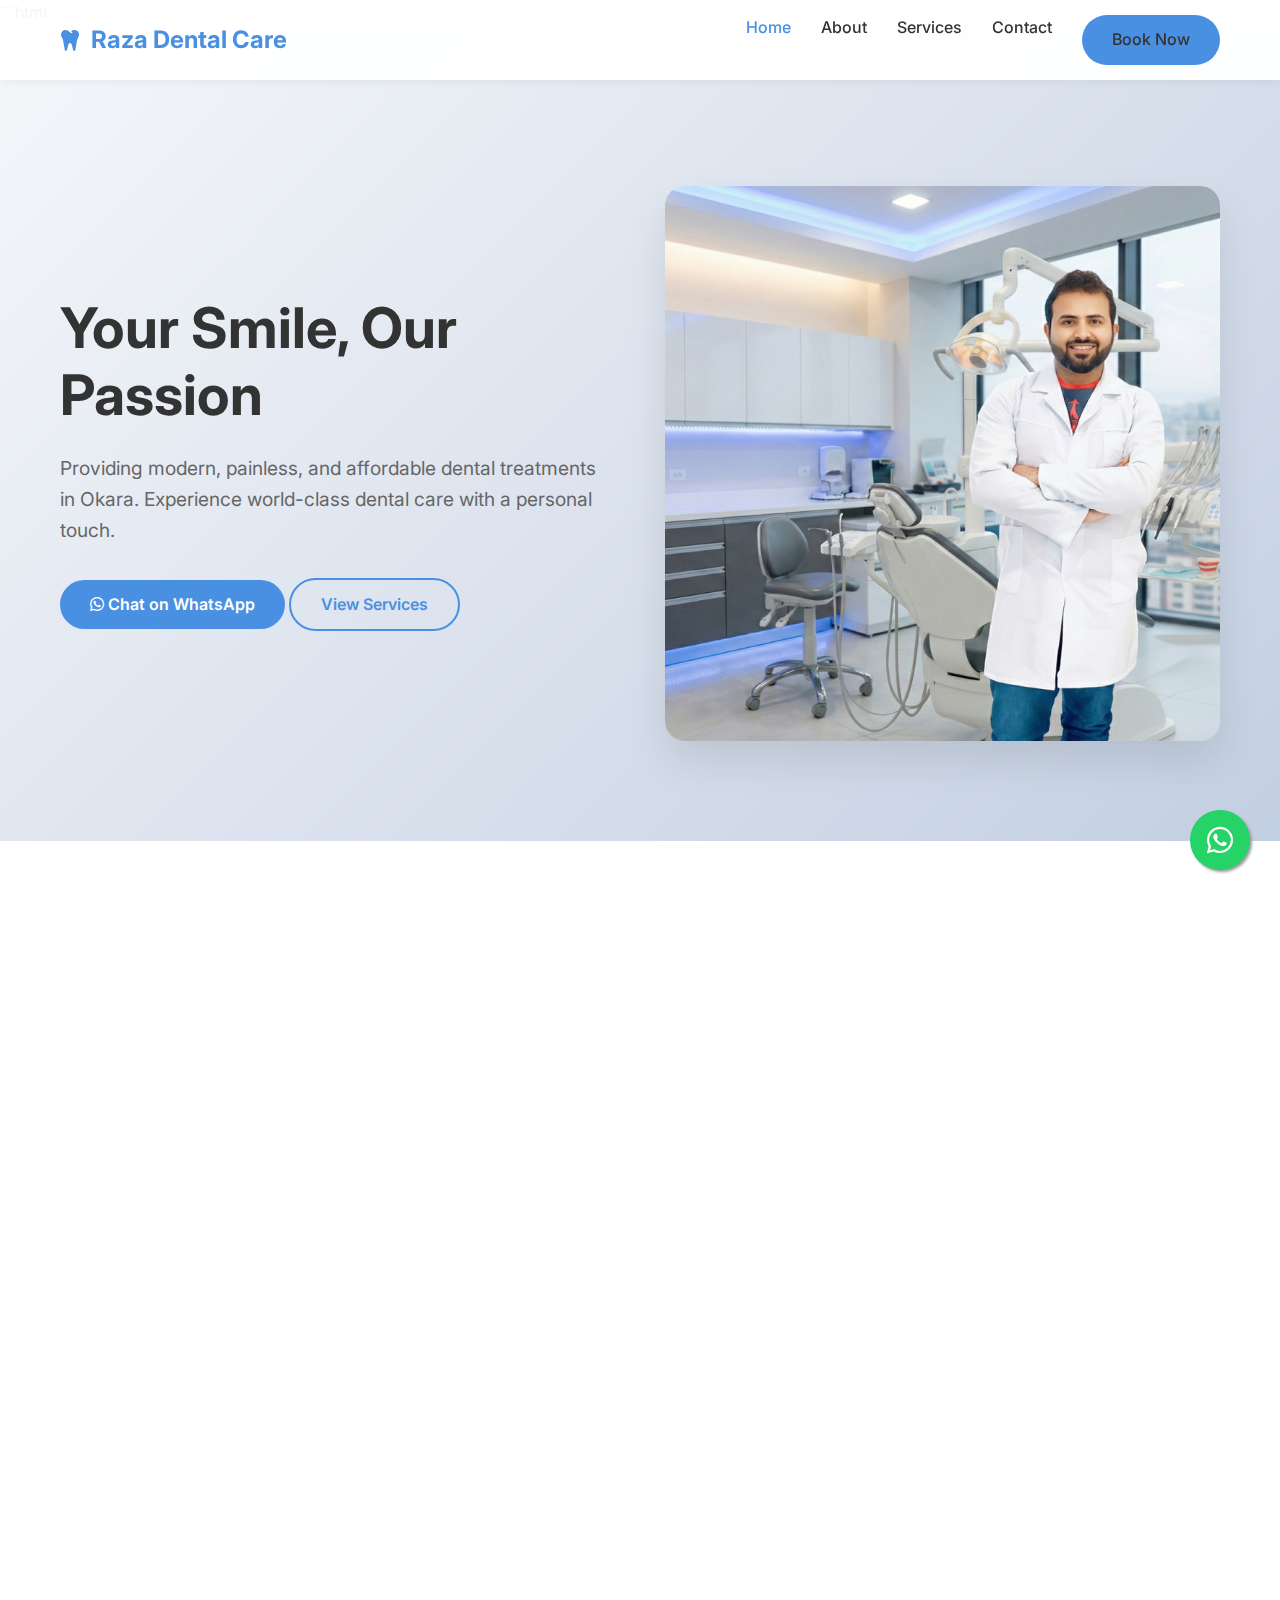
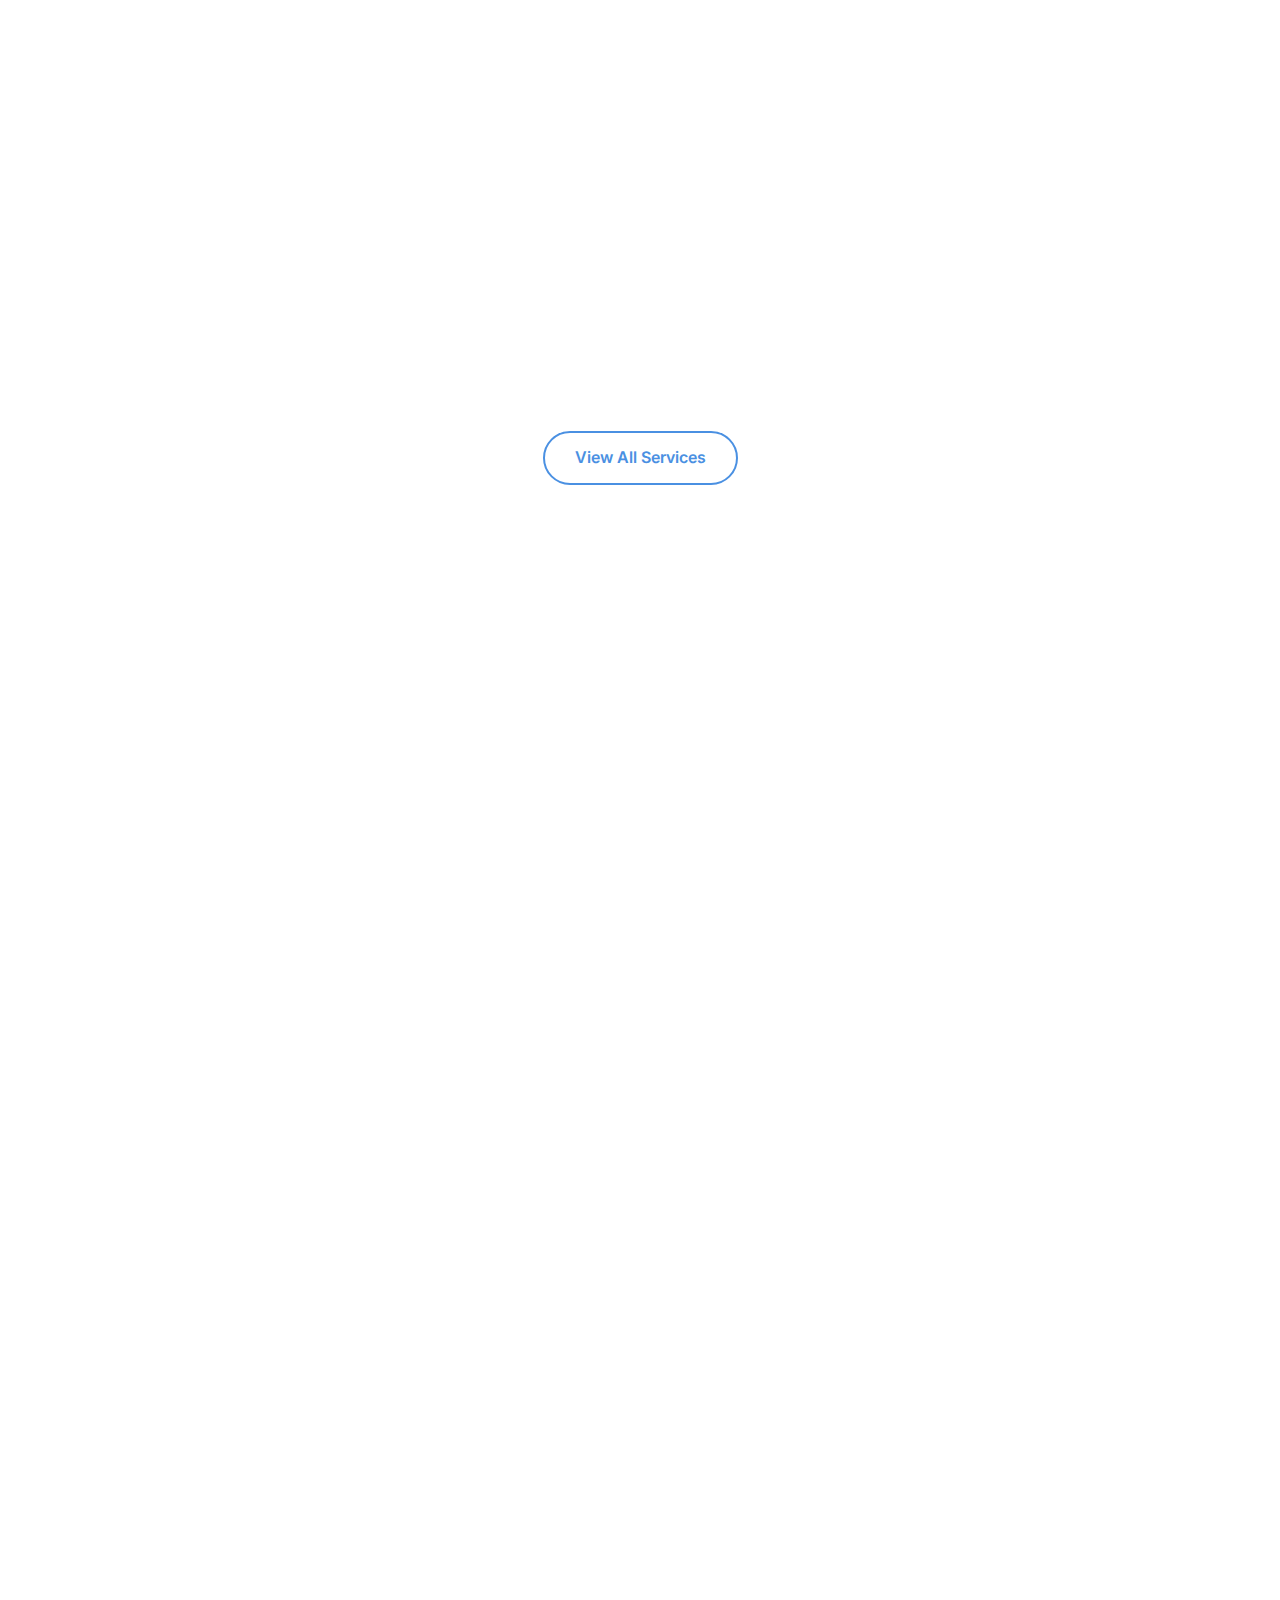
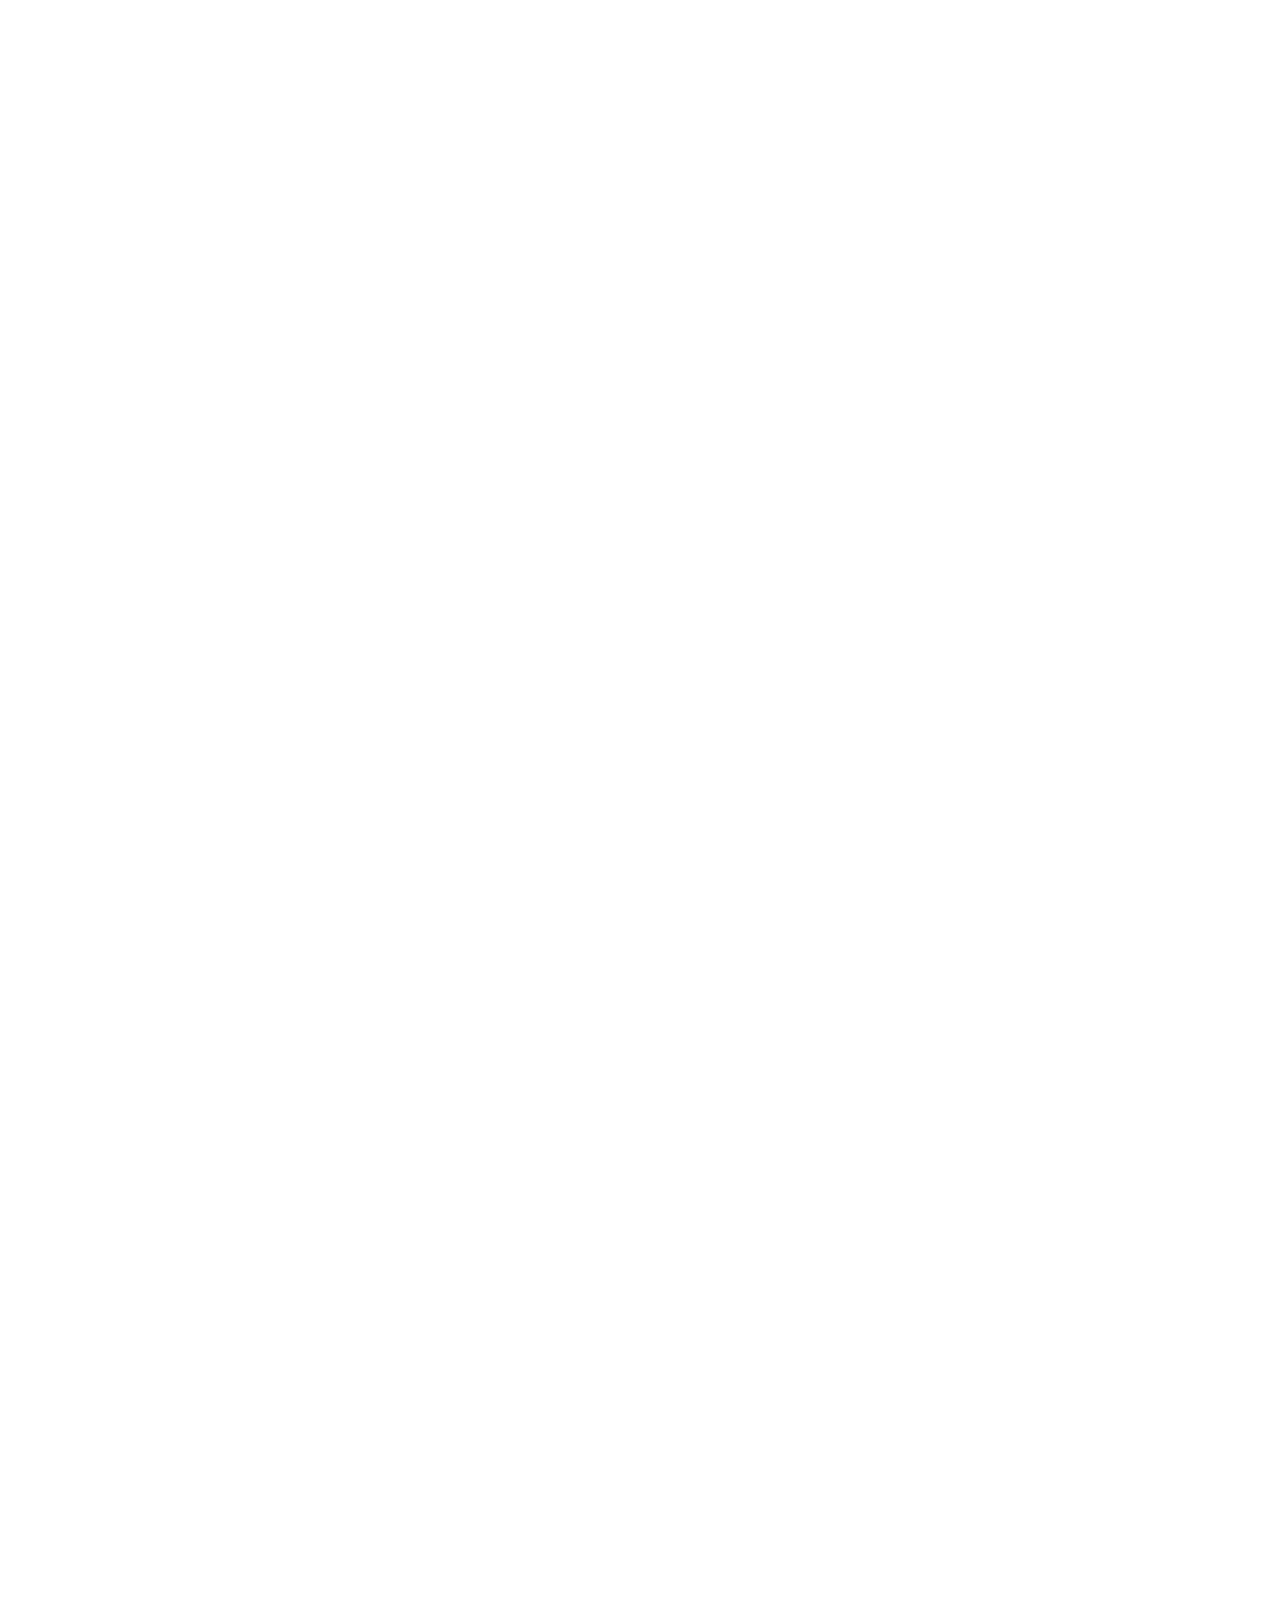
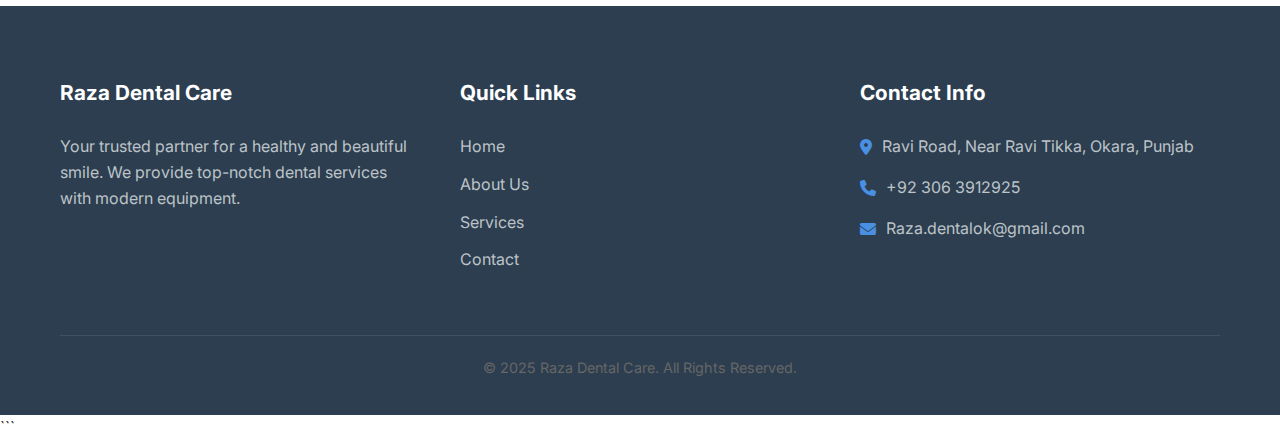
<file: index.html>
```html
<!DOCTYPE html>
<html lang="en">

<head>
    <meta charset="UTF-8">
    <meta name="viewport" content="width=device-width, initial-scale=1.0">
    <title>Raza Dental Care - Best Dental Clinic in Okara | Expert Dentist</title>

    <meta name="description"
        content="Raza Dental Care is the best dental clinic in Okara offering painless treatments. Expert dentist for Braces, Implants, Root Canal, and Zirconia crowns. Book now!">
    <meta name="keywords"
        content="Raza Dental Care, Best Dental Clinic in Okara, Dentist in Okara, Dental Hospital Okara, Braces in Okara, Root Canal Okara, Teeth Whitening Okara, Dental Implants Okara">
    <meta name="robots" content="index, follow">
    <meta property="og:type" content="website">
    <meta property="og:url" content="https://razadental.com/">
    <meta property="og:title" content="Raza Dental Care - Best Dental Clinic in Okara">
    <meta property="og:description"
        content="Experience world-class dental care in Okara. Modern equipment, experienced dentists, and affordable prices.">
    <meta property="og:image" content="https://razadental.com/images/hero-dentist.png">
    <script type="application/ld+json">
    {
      "@context": "https://schema.org",
      "@type": "Dentist",
      "name": "Raza Dental Care",
      "image": "https://razadental.com/images/logo.png",
      "@id": "https://razadental.com",
      "url": "https://razadental.com",
      "telephone": "+923063912925",
      "address": {
        "@type": "PostalAddress",
        "streetAddress": "Ravi Road, Near Ravi Tikka",
        "addressLocality": "Okara",
        "addressRegion": "Punjab",
        "postalCode": "56300",
        "addressCountry": "PK"
      },
      "geo": {
        "@type": "GeoCoordinates",
        "latitude": 30.8138,
        "longitude": 73.4534
      },
      "openingHoursSpecification": {
        "@type": "OpeningHoursSpecification",
        "dayOfWeek": ["Monday", "Tuesday", "Wednesday", "Thursday", "Friday", "Saturday"],
        "opens": "10:00",
        "closes": "21:00"
      },
      "priceRange": "$$"
    }
    </script>
    <link rel="stylesheet" href="css/style.css">
    <link rel="stylesheet" href="https://cdnjs.cloudflare.com/ajax/libs/font-awesome/6.4.0/css/all.min.css">
    <link href="https://fonts.googleapis.com/css2?family=Inter:wght@300;400;500;600;700&display=swap" rel="stylesheet">
    <link rel="icon" type="image/x-icon" href="images/favicon1.ico">
</head>

<body>
    <!-- Navbar -->
    <nav class="navbar">
        <div class="container">
            <a href="index.html" class="logo">
                <i class="fa-solid fa-tooth"></i> Raza Dental Care
            </a>
            <div class="mobile-menu-btn">
                <i class="fa-solid fa-bars"></i>
            </div>
            <ul class="nav-links">
                <li><a href="index.html" class="active">Home</a></li>
                <li><a href="about.html">About</a></li>
                <li><a href="services.html">Services</a></li>
                <li><a href="contact.html">Contact</a></li>
                <li><a href="https://wa.me/923063912925" class="btn btn-primary" target="_blank">Book Now</a></li>
            </ul>
        </div>
    </nav>

    <!-- Hero Section -->
    <section class="hero">
        <div class="container">
            <div class="hero-content fade-in">
                <h1>Your Smile, Our Passion</h1>
                <p>Providing modern, painless, and affordable dental treatments in Okara. Experience world-class dental
                    care with a personal touch.</p>
                <div class="hero-btns">
                    <a href="https://wa.me/923063912925" class="btn btn-primary" target="_blank"><i
                            class="fa-brands fa-whatsapp"></i> Chat on WhatsApp</a>
                    <a href="services.html" class="btn btn-outline">View Services</a>
                </div>
            </div>
            <div class="hero-image fade-in">
                <img src="images/hero-dentist.png" alt="Professional Dentist at Raza Dental Care">
            </div>
        </div>
    </section>

    <!-- Services Preview -->
    <section class="section-padding services-preview">
        <div class="container">
            <div class="text-center fade-in">
                <h2 class="section-title">Our Services</h2>
                <p class="section-subtitle">Comprehensive dental care for you and your family</p>
            </div>
            <div class="services-grid">
                <div class="service-card fade-in">
                    <i class="fa-solid fa-teeth service-icon"></i>
                    <h3>Crown Fix</h3>
                    <p>High-quality dental crowns to restore the shape, size, and strength of your teeth.</p>
                </div>
                <div class="service-card fade-in">
                    <i class="fa-solid fa-teeth-open service-icon"></i>
                    <h3>Braces Fix</h3>
                    <p>Straighten your teeth and correct your bite with our modern orthodontic solutions.</p>
                </div>
                <div class="service-card fade-in">
                    <i class="fa-solid fa-gem service-icon"></i>
                    <h3>Zirconia</h3>
                    <p>Durable and aesthetic zirconia crowns and bridges for a natural look.</p>
                </div>
                <div class="service-card fade-in">
                    <i class="fa-solid fa-notes-medical service-icon"></i>
                    <h3>Root Canal</h3>
                    <p>Painless root canal treatments to save your natural teeth from extraction.</p>
                </div>
                <div class="service-card fade-in">
                    <i class="fa-solid fa-wand-magic-sparkles service-icon"></i>
                    <h3>Teeth Whitening</h3>
                    <p>Brighten your smile with our professional and safe teeth whitening procedures.</p>
                </div>
                <div class="service-card fade-in">
                    <i class="fa-solid fa-user-doctor service-icon"></i>
                    <h3>Dental Implants</h3>
                    <p>Permanent solution for missing teeth with natural-looking and feeling implants.</p>
                </div>
                <div class="service-card fade-in">
                    <i class="fa-solid fa-child service-icon"></i>
                    <h3>Pediatric Dentistry</h3>
                    <p>Specialized and gentle dental care for children to ensure healthy smiles.</p>
                </div>
                <div class="service-card fade-in">
                    <i class="fa-solid fa-heart-pulse service-icon"></i>
                    <h3>Gum Treatment</h3>
                    <p>Comprehensive care for gum diseases to maintain strong and healthy gums.</p>
                </div>
                <div class="service-card fade-in">
                    <i class="fa-solid fa-smile service-icon"></i>
                    <h3>Veneers</h3>
                    <p>Transform your smile with custom-made veneers for a perfect Hollywood smile.</p>
                </div>
                <div class="service-card fade-in">
                    <i class="fa-solid fa-clipboard-user service-icon"></i>
                    <h3>Dentures</h3>
                    <p>Comfortable and natural-looking dentures to restore your smile and function.</p>
                </div>
            </div>
            <div class="text-center" style="margin-top: 40px;">
                <a href="services.html" class="btn btn-outline">View All Services</a>
            </div>
        </div>
    </section>

    <!-- Testimonials -->
    <section class="section-padding testimonials">
        <div class="container">
            <div class="text-center fade-in">
                <h2 class="section-title">Patient Stories</h2>
                <p class="section-subtitle">What our patients say about their experience</p>
            </div>
            <div class="testimonial-grid">
                <!-- Review 1 -->
                <div class="testimonial-card fade-in">
                    <div class="testimonial-header">
                        <img src="images/review/01.jpeg" alt="Ali Hassan" class="testimonial-image">
                        <div class="client-info">
                            <h4>Ali Hassan</h4>
                            <span>Patient</span>
                            <div class="star-rating">
                                <i class="fa-solid fa-star"></i>
                                <i class="fa-solid fa-star"></i>
                                <i class="fa-solid fa-star"></i>
                                <i class="fa-solid fa-star"></i>
                                <i class="fa-solid fa-star"></i>
                            </div>
                        </div>
                    </div>
                    <p class="testimonial-text">"I had a root canal treatment done here and it was completely painless.
                        The doctor is very professional and kind. Highly recommended!"</p>
                </div>
                <!-- Review 2 -->
                <div class="testimonial-card fade-in">
                    <div class="testimonial-header">
                        <img src="images/review/02.jpeg" alt="Fatima Zahra" class="testimonial-image">
                        <div class="client-info">
                            <h4>Fatima Zahra</h4>
                            <span>Patient</span>
                            <div class="star-rating">
                                <i class="fa-solid fa-star"></i>
                                <i class="fa-solid fa-star"></i>
                                <i class="fa-solid fa-star"></i>
                                <i class="fa-solid fa-star"></i>
                                <i class="fa-solid fa-star"></i>
                            </div>
                        </div>
                    </div>
                    <p class="testimonial-text">"Best dental clinic in Okara. I got my braces fixed here and the results
                        are amazing. The staff is very cooperative."</p>
                </div>
                <!-- Review 3 -->
                <div class="testimonial-card fade-in">
                    <div class="testimonial-header">
                        <img src="images/review/03.jpeg" alt="Usman Khan" class="testimonial-image">
                        <div class="client-info">
                            <h4>Usman Khan</h4>
                            <span>Patient</span>
                            <div class="star-rating">
                                <i class="fa-solid fa-star"></i>
                                <i class="fa-solid fa-star"></i>
                                <i class="fa-solid fa-star"></i>
                                <i class="fa-solid fa-star"></i>
                                <i class="fa-solid fa-star"></i>
                            </div>
                        </div>
                    </div>
                    <p class="testimonial-text">"Very clean and hygienic clinic. I went for scaling and polishing, and
                        my teeth look brand new. Thank you Raza Dental Care!"</p>
                </div>
                <!-- Review 4 -->
                <div class="testimonial-card fade-in">
                    <div class="testimonial-header">
                        <img src="images/review/04.jpeg" alt="Ayesha Bibi" class="testimonial-image">
                        <div class="client-info">
                            <h4>Maqbool Ahmed</h4>
                            <span>Patient</span>
                            <div class="star-rating">
                                <i class="fa-solid fa-star"></i>
                                <i class="fa-solid fa-star"></i>
                                <i class="fa-solid fa-star"></i>
                                <i class="fa-solid fa-star"></i>
                                <i class="fa-solid fa-star"></i>
                            </div>
                        </div>
                    </div>
                    <p class="testimonial-text">"Excellent service! The dentist explained everything clearly before the
                        procedure. I felt very comfortable."</p>
                </div>
                <!-- Review 5 -->
                <div class="testimonial-card fade-in">
                    <div class="testimonial-header">
                        <img src="images/review/05.jpeg" alt="Bilal Ahmed" class="testimonial-image">
                        <div class="client-info">
                            <h4>Rabia Noor</h4>
                            <span>Patient</span>
                            <div class="star-rating">
                                <i class="fa-solid fa-star"></i>
                                <i class="fa-solid fa-star"></i>
                                <i class="fa-solid fa-star"></i>
                                <i class="fa-solid fa-star"></i>
                                <i class="fa-solid fa-star"></i>
                            </div>
                        </div>
                    </div>
                    <p class="testimonial-text">"Great experience with my dental implant. The process was smooth and the
                        recovery was quick. Highly satisfied."</p>
                </div>
                <!-- Review 6 -->
                <div class="testimonial-card fade-in">
                    <div class="testimonial-header">
                        <img src="images/review/06.jpeg" alt="Sana Malik" class="testimonial-image">
                        <div class="client-info">
                            <h4>Sana Malik</h4>
                            <span>Patient</span>
                            <div class="star-rating">
                                <i class="fa-solid fa-star"></i>
                                <i class="fa-solid fa-star"></i>
                                <i class="fa-solid fa-star"></i>
                                <i class="fa-solid fa-star"></i>
                                <i class="fa-solid fa-star"></i>
                            </div>
                        </div>
                    </div>
                    <p class="testimonial-text">"I was afraid of dentists, but the staff here made me feel so relaxed.
                        The treatment was gentle and effective."</p>
                </div>
                <!-- Review 7 -->
                <div class="testimonial-card fade-in">
                    <div class="testimonial-header">
                        <img src="images/review/07.jpeg" alt="Omar Farooq" class="testimonial-image">
                        <div class="client-info">
                            <h4>Omar Farooq</h4>
                            <span>Patient</span>
                            <div class="star-rating">
                                <i class="fa-solid fa-star"></i>
                                <i class="fa-solid fa-star"></i>
                                <i class="fa-solid fa-star"></i>
                                <i class="fa-solid fa-star"></i>
                                <i class="fa-solid fa-star"></i>
                            </div>
                        </div>
                    </div>
                    <p class="testimonial-text">"Affordable prices and high-quality work. I got a crown fixed and it
                        fits perfectly. Will definitely come back."</p>
                </div>
                <!-- Review 8 -->
                <div class="testimonial-card fade-in">
                    <div class="testimonial-header">
                        <img src="images/review/08.jpeg" alt="Zainab Raza" class="testimonial-image">
                        <div class="client-info">
                            <h4>Zainab Raza</h4>
                            <span>Patient</span>
                            <div class="star-rating">
                                <i class="fa-solid fa-star"></i>
                                <i class="fa-solid fa-star"></i>
                                <i class="fa-solid fa-star"></i>
                                <i class="fa-solid fa-star"></i>
                                <i class="fa-solid fa-star"></i>
                            </div>
                        </div>
                    </div>
                    <p class="testimonial-text">"My kids love coming here. The pediatric dentistry services are
                        top-notch. The doctor is great with children."</p>
                </div>
                <!-- Review 9 -->
                <div class="testimonial-card fade-in">
                    <div class="testimonial-header">
                        <img src="images/review/09.jpeg" alt="Hamza Ali" class="testimonial-image">
                        <div class="client-info">
                            <h4>Hamza Ali</h4>
                            <span>Patient</span>
                            <div class="star-rating">
                                <i class="fa-solid fa-star"></i>
                                <i class="fa-solid fa-star"></i>
                                <i class="fa-solid fa-star"></i>
                                <i class="fa-solid fa-star"></i>
                                <i class="fa-solid fa-star"></i>
                            </div>
                        </div>
                    </div>
                    <p class="testimonial-text">"Professional environment and modern equipment. I am very happy with my
                        teeth whitening results."</p>
                </div>
                <!-- Review 10 -->
                <div class="testimonial-card fade-in">
                    <div class="testimonial-header">
                        <img src="images/review/10.jpeg" alt="Hina Khan" class="testimonial-image">
                        <div class="client-info">
                            <h4>Hina Khan</h4>
                            <span>Patient</span>
                            <div class="star-rating">
                                <i class="fa-solid fa-star"></i>
                                <i class="fa-solid fa-star"></i>
                                <i class="fa-solid fa-star"></i>
                                <i class="fa-solid fa-star"></i>
                                <i class="fa-solid fa-star"></i>
                            </div>
                        </div>
                    </div>
                    <p class="testimonial-text">"The best dental care I have ever received. The staff is friendly and
                        the clinic is spotless. 5 stars!"</p>
                </div>
                <!-- Review 11 -->
                <div class="testimonial-card fade-in">
                    <div class="testimonial-header">
                        <img src="images/review/11.jpeg" alt="Rizwan Ahmed" class="testimonial-image">
                        <div class="client-info">
                            <h4>Rizwan Ahmed</h4>
                            <span>Patient</span>
                            <div class="star-rating">
                                <i class="fa-solid fa-star"></i>
                                <i class="fa-solid fa-star"></i>
                                <i class="fa-solid fa-star"></i>
                                <i class="fa-solid fa-star"></i>
                                <i class="fa-solid fa-star"></i>
                            </div>
                        </div>
                    </div>
                    <p class="testimonial-text">"I had a severe toothache and they accommodated me immediately. The
                        relief was instant after the treatment."</p>
                </div>
                <!-- Review 12 -->
                <div class="testimonial-card fade-in">
                    <div class="testimonial-header">
                        <img src="images/review/12.jpeg" alt="Sadia Parveen" class="testimonial-image">
                        <div class="client-info">
                            <h4>Irfan Ahmed</h4>
                            <span>Patient</span>
                            <div class="star-rating">
                                <i class="fa-solid fa-star"></i>
                                <i class="fa-solid fa-star"></i>
                                <i class="fa-solid fa-star"></i>
                                <i class="fa-solid fa-star"></i>
                                <i class="fa-solid fa-star"></i>
                            </div>
                        </div>
                    </div>
                    <p class="testimonial-text">"Got my veneers done here and they look so natural. I can't stop smiling
                        now. Thank you Dr. Raza!"</p>
                </div>
                <!-- Review 13 -->
                <div class="testimonial-card fade-in">
                    <div class="testimonial-header">
                        <img src="images/review/13.jpeg" alt="Fahad Mustafa" class="testimonial-image">
                        <div class="client-info">
                            <h4>Fahad Mustafa</h4>
                            <span>Patient</span>
                            <div class="star-rating">
                                <i class="fa-solid fa-star"></i>
                                <i class="fa-solid fa-star"></i>
                                <i class="fa-solid fa-star"></i>
                                <i class="fa-solid fa-star"></i>
                                <i class="fa-solid fa-star"></i>
                            </div>
                        </div>
                    </div>
                    <p class="testimonial-text">"Very impressed with the technology they use. The digital X-rays were
                        quick and the diagnosis was accurate."</p>
                </div>
                <!-- Review 14 -->
                <div class="testimonial-card fade-in">
                    <div class="testimonial-header">
                        <img src="images/review/14.jpeg" alt="Nida Yasir" class="testimonial-image">
                        <div class="client-info">
                            <h4>Nida Yasir</h4>
                            <span>Patient</span>
                            <div class="star-rating">
                                <i class="fa-solid fa-star"></i>
                                <i class="fa-solid fa-star"></i>
                                <i class="fa-solid fa-star"></i>
                                <i class="fa-solid fa-star"></i>
                                <i class="fa-solid fa-star"></i>
                            </div>
                        </div>
                    </div>
                    <p class="testimonial-text">"Friendly staff and a very comfortable waiting area. The appointment
                        started right on time."</p>
                </div>
                <!-- Review 15 -->
                <div class="testimonial-card fade-in">
                    <div class="testimonial-header">
                        <img src="images/review/15.jpeg" alt="Kashif Mehmood" class="testimonial-image">
                        <div class="client-info">
                            <h4>Kashif Mehmood</h4>
                            <span>Patient</span>
                            <div class="star-rating">
                                <i class="fa-solid fa-star"></i>
                                <i class="fa-solid fa-star"></i>
                                <i class="fa-solid fa-star"></i>
                                <i class="fa-solid fa-star"></i>
                                <i class="fa-solid fa-star"></i>
                            </div>
                        </div>
                    </div>
                    <p class="testimonial-text">"I recommend Raza Dental Care to everyone. They are honest, skilled, and
                        very reasonably priced."</p>
                </div>
                <!-- Review 16 -->
                <div class="testimonial-card fade-in">
                    <div class="testimonial-header">
                        <img src="images/review/16.jpeg" alt="Maria Khan" class="testimonial-image">
                        <div class="client-info">
                            <h4>Maria Khan</h4>
                            <span>Patient</span>
                            <div class="star-rating">
                                <i class="fa-solid fa-star"></i>
                                <i class="fa-solid fa-star"></i>
                                <i class="fa-solid fa-star"></i>
                                <i class="fa-solid fa-star"></i>
                                <i class="fa-solid fa-star"></i>
                            </div>
                        </div>
                    </div>
                    <p class="testimonial-text">"My gum treatment was handled with great care. I have seen a massive
                        improvement in my oral health."</p>
                </div>
                <!-- Review 17 -->
                <div class="testimonial-card fade-in">
                    <div class="testimonial-header">
                        <img src="images/review/17.jpeg" alt="Ahsan Khan" class="testimonial-image">
                        <div class="client-info">
                            <h4>Ahsan Khan</h4>
                            <span>Patient</span>
                            <div class="star-rating">
                                <i class="fa-solid fa-star"></i>
                                <i class="fa-solid fa-star"></i>
                                <i class="fa-solid fa-star"></i>
                                <i class="fa-solid fa-star"></i>
                                <i class="fa-solid fa-star"></i>
                            </div>
                        </div>
                    </div>
                    <p class="testimonial-text">"The best place for dentures. My father is very happy with his new set.
                        They fit perfectly."</p>
                </div>
                <!-- Review 18 -->
                <div class="testimonial-card fade-in">
                    <div class="testimonial-header">
                        <img src="images/review/18.jpg" alt="Saira Banu" class="testimonial-image">
                        <div class="client-info">
                            <h4>Saira Banu</h4>
                            <span>Patient</span>
                            <div class="star-rating">
                                <i class="fa-solid fa-star"></i>
                                <i class="fa-solid fa-star"></i>
                                <i class="fa-solid fa-star"></i>
                                <i class="fa-solid fa-star"></i>
                                <i class="fa-solid fa-star"></i>
                            </div>
                        </div>
                    </div>
                    <p class="testimonial-text">"Wonderful experience. The doctor takes time to listen to your concerns
                        and explains the treatment options."</p>
                </div>
                <!-- Review 19 -->
                <div class="testimonial-card fade-in">
                    <div class="testimonial-header">
                        <img src="images/review/19.jpeg" alt="Junaid Jamshed" class="testimonial-image">
                        <div class="client-info">
                            <h4>Junaid Jamshed</h4>
                            <span>Patient</span>
                            <div class="star-rating">
                                <i class="fa-solid fa-star"></i>
                                <i class="fa-solid fa-star"></i>
                                <i class="fa-solid fa-star"></i>
                                <i class="fa-solid fa-star"></i>
                                <i class="fa-solid fa-star"></i>
                            </div>
                        </div>
                    </div>
                    <p class="testimonial-text">"Hygiene is their top priority. I felt very safe getting treated here.
                        The results were also fantastic."</p>
                </div>
                <!-- Review 20 -->
                <div class="testimonial-card fade-in">
                    <div class="testimonial-header">
                        <img src="images/review/20.jpeg" alt="Amna Ilyas" class="testimonial-image">
                        <div class="client-info">
                            <h4>Amna Ilyas</h4>
                            <span>Patient</span>
                            <div class="star-rating">
                                <i class="fa-solid fa-star"></i>
                                <i class="fa-solid fa-star"></i>
                                <i class="fa-solid fa-star"></i>
                                <i class="fa-solid fa-star"></i>
                                <i class="fa-solid fa-star"></i>
                            </div>
                        </div>
                    </div>
                    <p class="testimonial-text">"I travel from Sahiwal just to visit Raza Dental Care. It is worth the
                        travel for such quality service."</p>
                </div>
                <!-- Review 21 -->
                <div class="testimonial-card fade-in">
                    <div class="testimonial-header">
                        <img src="images/review/21.jpeg" alt="Waseem Badami" class="testimonial-image">
                        <div class="client-info">
                            <h4>Waseem Badami</h4>
                            <span>Patient</span>
                            <div class="star-rating">
                                <i class="fa-solid fa-star"></i>
                                <i class="fa-solid fa-star"></i>
                                <i class="fa-solid fa-star"></i>
                                <i class="fa-solid fa-star"></i>
                                <i class="fa-solid fa-star"></i>
                            </div>
                        </div>
                    </div>
                    <p class="testimonial-text">"Highly skilled dentists. My bridge work was done flawlessly. I can eat
                        everything now without any pain."</p>
                </div>
                <!-- Review 22 -->
                <div class="testimonial-card fade-in">
                    <div class="testimonial-header">
                        <img src="images/review/22.jpeg" alt="Zara Noor" class="testimonial-image">
                        <div class="client-info">
                            <h4>Zara Noor</h4>
                            <span>Patient</span>
                            <div class="star-rating">
                                <i class="fa-solid fa-star"></i>
                                <i class="fa-solid fa-star"></i>
                                <i class="fa-solid fa-star"></i>
                                <i class="fa-solid fa-star"></i>
                                <i class="fa-solid fa-star"></i>
                            </div>
                        </div>
                    </div>
                    <p class="testimonial-text">"Thank you for giving me my smile back. The cosmetic dentistry services
                        here are truly magical."</p>
                </div>
            </div>
        </div>
    </section>

    <!-- Footer -->
    <footer>
        <div class="container">
            <div class="footer-grid">
                <div class="footer-col">
                    <h3>Raza Dental Care</h3>
                    <p>Your trusted partner for a healthy and beautiful smile. We provide top-notch dental services with
                        modern equipment.</p>
                </div>
                <div class="footer-col">
                    <h3>Quick Links</h3>
                    <ul class="footer-links">
                        <li><a href="index.html">Home</a></li>
                        <li><a href="about.html">About Us</a></li>
                        <li><a href="services.html">Services</a></li>
                        <li><a href="contact.html">Contact</a></li>
                    </ul>
                </div>
                <div class="footer-col">
                    <h3>Contact Info</h3>
                    <ul class="footer-contact">
                        <li><i class="fa-solid fa-location-dot"></i> Ravi Road, Near Ravi Tikka, Okara, Punjab</li>
                        <li><i class="fa-solid fa-phone"></i> +92 306 3912925</li>
                        <li><i class="fa-solid fa-envelope"></i> Raza.dentalok@gmail.com</li>
                    </ul>
                </div>
            </div>
            <div class="copyright">
                <p>&copy; 2025 Raza Dental Care. All Rights Reserved.</p>
            </div>
        </div>
    </footer>

    <!-- WhatsApp Float -->
    <a href="https://wa.me/923063912925" class="whatsapp-float" target="_blank">
        <i class="fa-brands fa-whatsapp"></i>
    </a>

    <script src="js/main.js"></script>
</body>

</html>
```
</file>
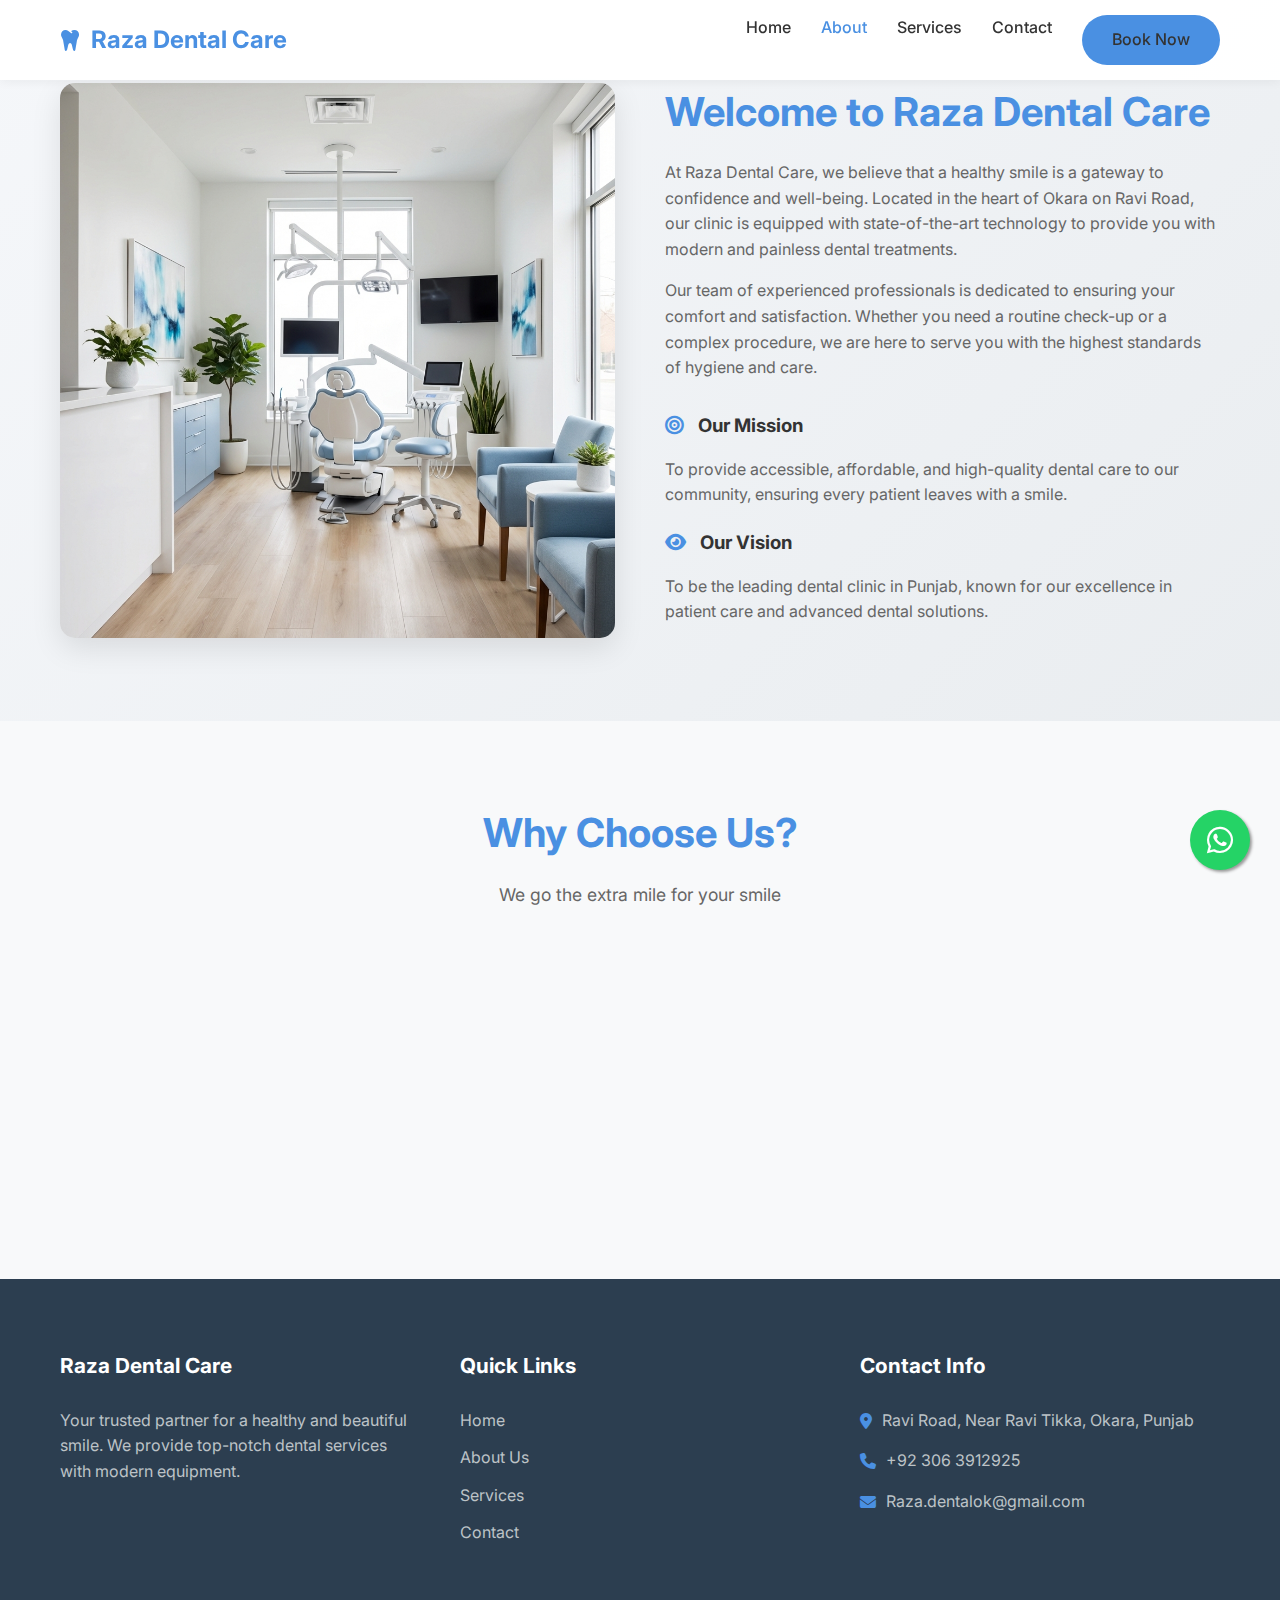
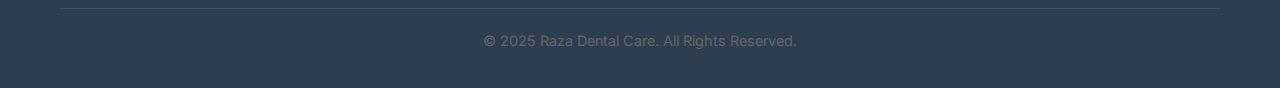
<file: about.html>
<!DOCTYPE html>
<html lang="en">

<head>
    <meta charset="UTF-8">
    <meta name="viewport" content="width=device-width, initial-scale=1.0">
    <title>About Raza Dental Care - Top Dentist in Okara</title>
    <meta name="description"
        content="Learn about Raza Dental Care, the leading dental clinic in Okara. Our experienced team provides compassionate and high-quality dental services.">
    <meta name="keywords"
        content="About Raza Dental Care, Dentist Profile Okara, Dental Clinic Team Okara, Best Dentist Punjab">
    <script type="application/ld+json">
    {
      "@context": "https://schema.org",
      "@type": "Dentist",
      "name": "Raza Dental Care",
      "image": "https://razadental.com/images/logo.png",
      "@id": "https://razadental.com",
      "url": "https://razadental.com/about.html",
      "telephone": "+923063912925",
      "address": {
        "@type": "PostalAddress",
        "streetAddress": "Ravi Road, Near Ravi Tikka",
        "addressLocality": "Okara",
        "addressRegion": "Punjab",
        "postalCode": "56300",
        "addressCountry": "PK"
      },
      "priceRange": "$$"
    }
    </script>
    <link rel="stylesheet" href="css/style.css">
    <link rel="stylesheet" href="https://cdnjs.cloudflare.com/ajax/libs/font-awesome/6.4.0/css/all.min.css">
    <link href="https://fonts.googleapis.com/css2?family=Inter:wght@300;400;500;600;700&display=swap" rel="stylesheet">
    <link rel="icon" type="image/x-icon" href="images/favicon1.ico">
</head>

<body class="page-background">
    <!-- Navbar -->
    <nav class="navbar">
        <div class="container">
            <a href="index.html" class="logo">
                <i class="fa-solid fa-tooth"></i> Raza Dental Care
            </a>
            <div class="mobile-menu-btn">
                <i class="fa-solid fa-bars"></i>
            </div>
            <ul class="nav-links">
                <li><a href="index.html">Home</a></li>
                <li><a href="about.html" class="active">About</a></li>
                <li><a href="services.html">Services</a></li>
                <li><a href="contact.html">Contact</a></li>
                <li><a href="https://wa.me/923063912925" class="btn btn-primary" target="_blank">Book Now</a></li>
            </ul>
        </div>
    </nav>

    <!-- About Section -->
    <section class="section-padding">
        <div class="container">
            <div class="about-grid">
                <div class="about-image fade-in animate-float">
                    <img src="images/clinic-interior.png" alt="Raza Dental Care Clinic Interior">
                </div>
                <div class="about-content fade-in">
                    <h2 class="section-title">Welcome to Raza Dental Care</h2>
                    <p>At Raza Dental Care, we believe that a healthy smile is a gateway to confidence and well-being.
                        Located in the heart of Okara on Ravi Road, our clinic is equipped with state-of-the-art
                        technology to provide you with modern and painless dental treatments.</p>
                    <p>Our team of experienced professionals is dedicated to ensuring your comfort and satisfaction.
                        Whether you need a routine check-up or a complex procedure, we are here to serve you with the
                        highest standards of hygiene and care.</p>

                    <div style="margin-top: 30px;">
                        <div style="margin-bottom: 20px;">
                            <h3><i class="fa-solid fa-bullseye"
                                    style="color: var(--primary-color); margin-right: 10px;"></i> Our Mission</h3>
                            <p>To provide accessible, affordable, and high-quality dental care to our community,
                                ensuring every patient leaves with a smile.</p>
                        </div>
                        <div>
                            <h3><i class="fa-solid fa-eye" style="color: var(--primary-color); margin-right: 10px;"></i>
                                Our Vision</h3>
                            <p>To be the leading dental clinic in Punjab, known for our excellence in patient care and
                                advanced dental solutions.</p>
                        </div>
                    </div>
                </div>
            </div>
        </div>
    </section>

    <!-- Why Choose Us -->
    <section class="section-padding" style="background-color: var(--secondary-color);">
        <div class="container">
            <div class="text-center fade-in">
                <h2 class="section-title">Why Choose Us?</h2>
                <p class="section-subtitle">We go the extra mile for your smile</p>
            </div>
            <div class="services-grid">
                <div class="service-card fade-in">
                    <i class="fa-solid fa-user-doctor service-icon"></i>
                    <h3>Experienced Dentists</h3>
                    <p>Our team consists of highly qualified and experienced dental professionals.</p>
                </div>
                <div class="service-card fade-in">
                    <i class="fa-solid fa-pump-medical service-icon"></i>
                    <h3>Modern Equipment</h3>
                    <p>We use the latest technology to ensure precise and painless treatments.</p>
                </div>
                <div class="service-card fade-in">
                    <i class="fa-solid fa-hand-holding-heart service-icon"></i>
                    <h3>Patient Care</h3>
                    <p>We prioritize your comfort and listen to your concerns with empathy.</p>
                </div>
            </div>
        </div>
    </section>

    <!-- Footer -->
    <footer>
        <div class="container">
            <div class="footer-grid">
                <div class="footer-col">
                    <h3>Raza Dental Care</h3>
                    <p>Your trusted partner for a healthy and beautiful smile. We provide top-notch dental services with
                        modern equipment.</p>
                </div>
                <div class="footer-col">
                    <h3>Quick Links</h3>
                    <ul class="footer-links">
                        <li><a href="index.html">Home</a></li>
                        <li><a href="about.html">About Us</a></li>
                        <li><a href="services.html">Services</a></li>
                        <li><a href="contact.html">Contact</a></li>
                    </ul>
                </div>
                <div class="footer-col">
                    <h3>Contact Info</h3>
                    <ul class="footer-contact">
                        <li><i class="fa-solid fa-location-dot"></i> Ravi Road, Near Ravi Tikka, Okara, Punjab</li>
                        <li><i class="fa-solid fa-phone"></i> +92 306 3912925</li>
                        <li><i class="fa-solid fa-envelope"></i> Raza.dentalok@gmail.com</li>
                    </ul>
                </div>
            </div>
            <div class="copyright">
                <p>&copy; 2025 Raza Dental Care. All Rights Reserved.</p>
            </div>
        </div>
    </footer>

    <!-- WhatsApp Float -->
    <a href="https://wa.me/923063912925" class="whatsapp-float" target="_blank">
        <i class="fa-brands fa-whatsapp"></i>
    </a>

    <script src="js/main.js"></script>
</body>

</html>
</file>
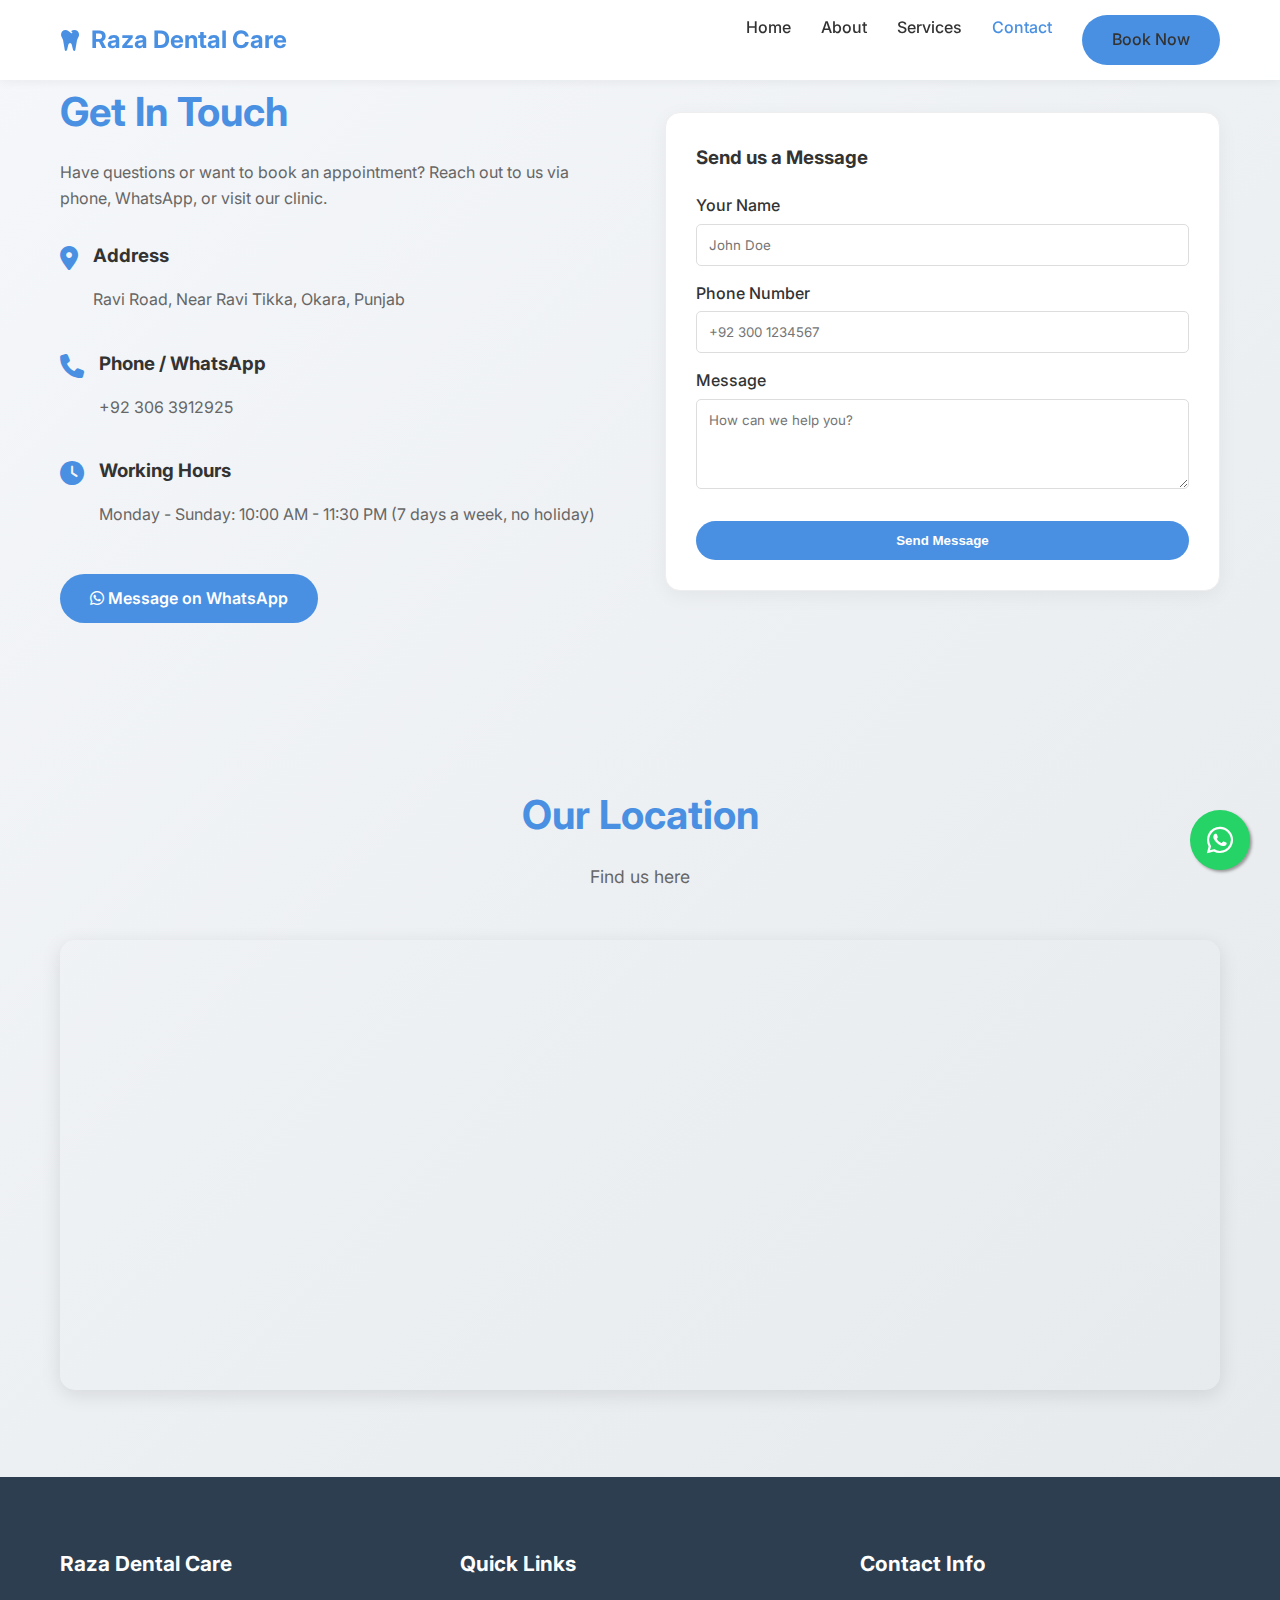
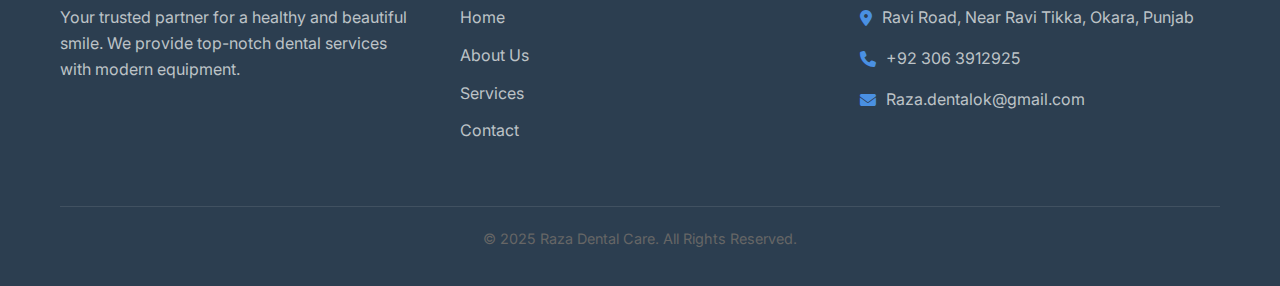
<file: contact.html>
<!DOCTYPE html>
<html lang="en">

<head>
    <meta charset="UTF-8">
    <meta name="viewport" content="width=device-width, initial-scale=1.0">
    <title>Contact Raza Dental Care - Dentist in Okara</title>
    <meta name="description"
        content="Book an appointment at Raza Dental Care, Okara. Call +92 306 3912925 or visit us at Ravi Road. Best dental clinic near you.">
    <meta name="keywords"
        content="Contact Dentist Okara, Raza Dental Care Appointment, Dental Clinic Location Okara, Dentist Phone Number Okara">
    <script type="application/ld+json">
    {
      "@context": "https://schema.org",
      "@type": "Dentist",
      "name": "Raza Dental Care",
      "image": "https://razadental.com/images/logo.png",
      "@id": "https://razadental.com",
      "url": "https://razadental.com/contact.html",
      "telephone": "+923063912925",
      "address": {
        "@type": "PostalAddress",
        "streetAddress": "Ravi Road, Near Ravi Tikka",
        "addressLocality": "Okara",
        "addressRegion": "Punjab",
        "postalCode": "56300",
        "addressCountry": "PK"
      },
      "priceRange": "$$"
    }
    </script>
    <link rel="stylesheet" href="css/style.css">
    <link rel="stylesheet" href="https://cdnjs.cloudflare.com/ajax/libs/font-awesome/6.4.0/css/all.min.css">
    <link href="https://fonts.googleapis.com/css2?family=Inter:wght@300;400;500;600;700&display=swap" rel="stylesheet">
    <link rel="icon" type="image/x-icon" href="images/favicon1.ico">
</head>

<body class="page-background">
    <nav class="navbar">
        <div class="container">
            <a href="index.html" class="logo">
                <i class="fa-solid fa-tooth"></i> Raza Dental Care
            </a>
            <div class="mobile-menu-btn">
                <i class="fa-solid fa-bars"></i>
            </div>
            <ul class="nav-links">
                <li><a href="index.html">Home</a></li>
                <li><a href="about.html">About</a></li>
                <li><a href="services.html">Services</a></li>
                <li><a href="contact.html" class="active">Contact</a></li>
                <li><a href="https://wa.me/923063912925" class="btn btn-primary" target="_blank">Book Now</a></li>
            </ul>
        </div>
    </nav>

    <!-- Page Header -->


    <!-- Contact Section -->
    <section class="section-padding">
        <div class="container">
            <div class="about-grid">
                <!-- Contact Info -->
                <div class="contact-info fade-in">
                    <h2 class="section-title">Get In Touch</h2>
                    <p style="margin-bottom: 30px;">Have questions or want to book an appointment? Reach out to us via
                        phone, WhatsApp, or visit our clinic.</p>

                    <div class="info-item" style="margin-bottom: 20px; display: flex; gap: 15px;">
                        <i class="fa-solid fa-location-dot"
                            style="font-size: 1.5rem; color: var(--primary-color); margin-top: 5px;"></i>
                        <div>
                            <h3>Address</h3>
                            <p>Ravi Road, Near Ravi Tikka, Okara, Punjab</p>
                        </div>
                    </div>

                    <div class="info-item" style="margin-bottom: 20px; display: flex; gap: 15px;">
                        <i class="fa-solid fa-phone"
                            style="font-size: 1.5rem; color: var(--primary-color); margin-top: 5px;"></i>
                        <div>
                            <h3>Phone / WhatsApp</h3>
                            <p>+92 306 3912925</p>
                        </div>
                    </div>

                    <div class="info-item" style="margin-bottom: 20px; display: flex; gap: 15px;">
                        <i class="fa-solid fa-clock"
                            style="font-size: 1.5rem; color: var(--primary-color); margin-top: 5px;"></i>
                        <div>
                            <h3>Working Hours</h3>
                            <p>Monday - Sunday: 10:00 AM - 11:30 PM (7 days a week, no holiday)</p>
                        </div>
                    </div>

                    <div style="margin-top: 30px;">
                        <a href="https://wa.me/923063912925" class="btn btn-primary" target="_blank"><i
                                class="fa-brands fa-whatsapp"></i> Message on WhatsApp</a>
                    </div>
                </div>

                <!-- Contact Form -->
                <div class="contact-form-wrapper fade-in"
                    style="background: var(--white); padding: 30px; border-radius: 15px; box-shadow: 0 5px 20px rgba(0,0,0,0.05); border: 1px solid #eee;">
                    <h3 style="margin-bottom: 20px;">Send us a Message</h3>
                    <form action="#" style="display: flex; flex-direction: column; gap: 15px;">
                        <div>
                            <label for="name" style="display: block; margin-bottom: 5px; font-weight: 500;">Your
                                Name</label>
                            <input type="text" id="name" placeholder="John Doe"
                                style="width: 100%; padding: 12px; border: 1px solid #ddd; border-radius: 5px; font-family: inherit;">
                        </div>
                        <div>
                            <label for="phone" style="display: block; margin-bottom: 5px; font-weight: 500;">Phone
                                Number</label>
                            <input type="tel" id="phone" placeholder="+92 300 1234567"
                                style="width: 100%; padding: 12px; border: 1px solid #ddd; border-radius: 5px; font-family: inherit;">
                        </div>
                        <div>
                            <label for="message"
                                style="display: block; margin-bottom: 5px; font-weight: 500;">Message</label>
                            <textarea id="message" rows="4" placeholder="How can we help you?"
                                style="width: 100%; padding: 12px; border: 1px solid #ddd; border-radius: 5px; font-family: inherit; resize: vertical;"></textarea>
                        </div>
                        <button type="submit" class="btn btn-primary" style="margin-top: 10px;">Send Message</button>
                    </form>
                </div>
            </div>
        </div>
    </section>

    <!-- Map Section -->
    <section class="section-padding">
        <div class="container">
            <div class="text-center fade-in">
                <h2 class="section-title">Our Location</h2>
                <p class="section-subtitle">Find us here</p>
            </div>
            <div class="map-responsive">
                <iframe src="https://www.google.com/maps/embed?pb=!1m18!1m12!1m3!1d214.17879242625204!2d73.43950510025024!3d30.806541109867076!2m3!1f0!2f0!3f0!3m2!1i1024!2i768!4f13.1!3m3!1m2!1s0x3922a738ca77034f%3A0x30451555a247f560!2sRavi%20Rd%2C%20Samadpura%20Okara%2C%20Pakistan!5e0!3m2!1sen!2s!4v1764259120268!5m2!1sen!2s" width="100%" height="450" style="border:0; border-radius: 15px; box-shadow: 0 5px 20px rgba(0,0,0,0.1);" allowfullscreen="" loading="lazy" referrerpolicy="no-referrer-when-downgrade"></iframe>
            </div>
        </div>
    </section>

    <!-- Footer -->
    <footer>
        <div class="container">
            <div class="footer-grid">
                <div class="footer-col">
                    <h3>Raza Dental Care</h3>
                    <p>Your trusted partner for a healthy and beautiful smile. We provide top-notch dental services with
                        modern equipment.</p>
                </div>
                <div class="footer-col">
                    <h3>Quick Links</h3>
                    <ul class="footer-links">
                        <li><a href="index.html">Home</a></li>
                        <li><a href="about.html">About Us</a></li>
                        <li><a href="services.html">Services</a></li>
                        <li><a href="contact.html">Contact</a></li>
                    </ul>
                </div>
                <div class="footer-col">
                    <h3>Contact Info</h3>
                    <ul class="footer-contact">
                        <li><i class="fa-solid fa-location-dot"></i> Ravi Road, Near Ravi Tikka, Okara, Punjab</li>
                        <li><i class="fa-solid fa-phone"></i> +92 306 3912925</li>
                        <li><i class="fa-solid fa-envelope"></i> Raza.dentalok@gmail.com</li>
                    </ul>
                </div>
            </div>
            <div class="copyright">
                <p>&copy; 2025 Raza Dental Care. All Rights Reserved.</p>
            </div>
        </div>
    </footer>

    <!-- WhatsApp Float -->
    <a href="https://wa.me/923063912925" class="whatsapp-float" target="_blank">
        <i class="fa-brands fa-whatsapp"></i>
    </a>

    <script src="js/main.js"></script>
</body>

</html>
</file>
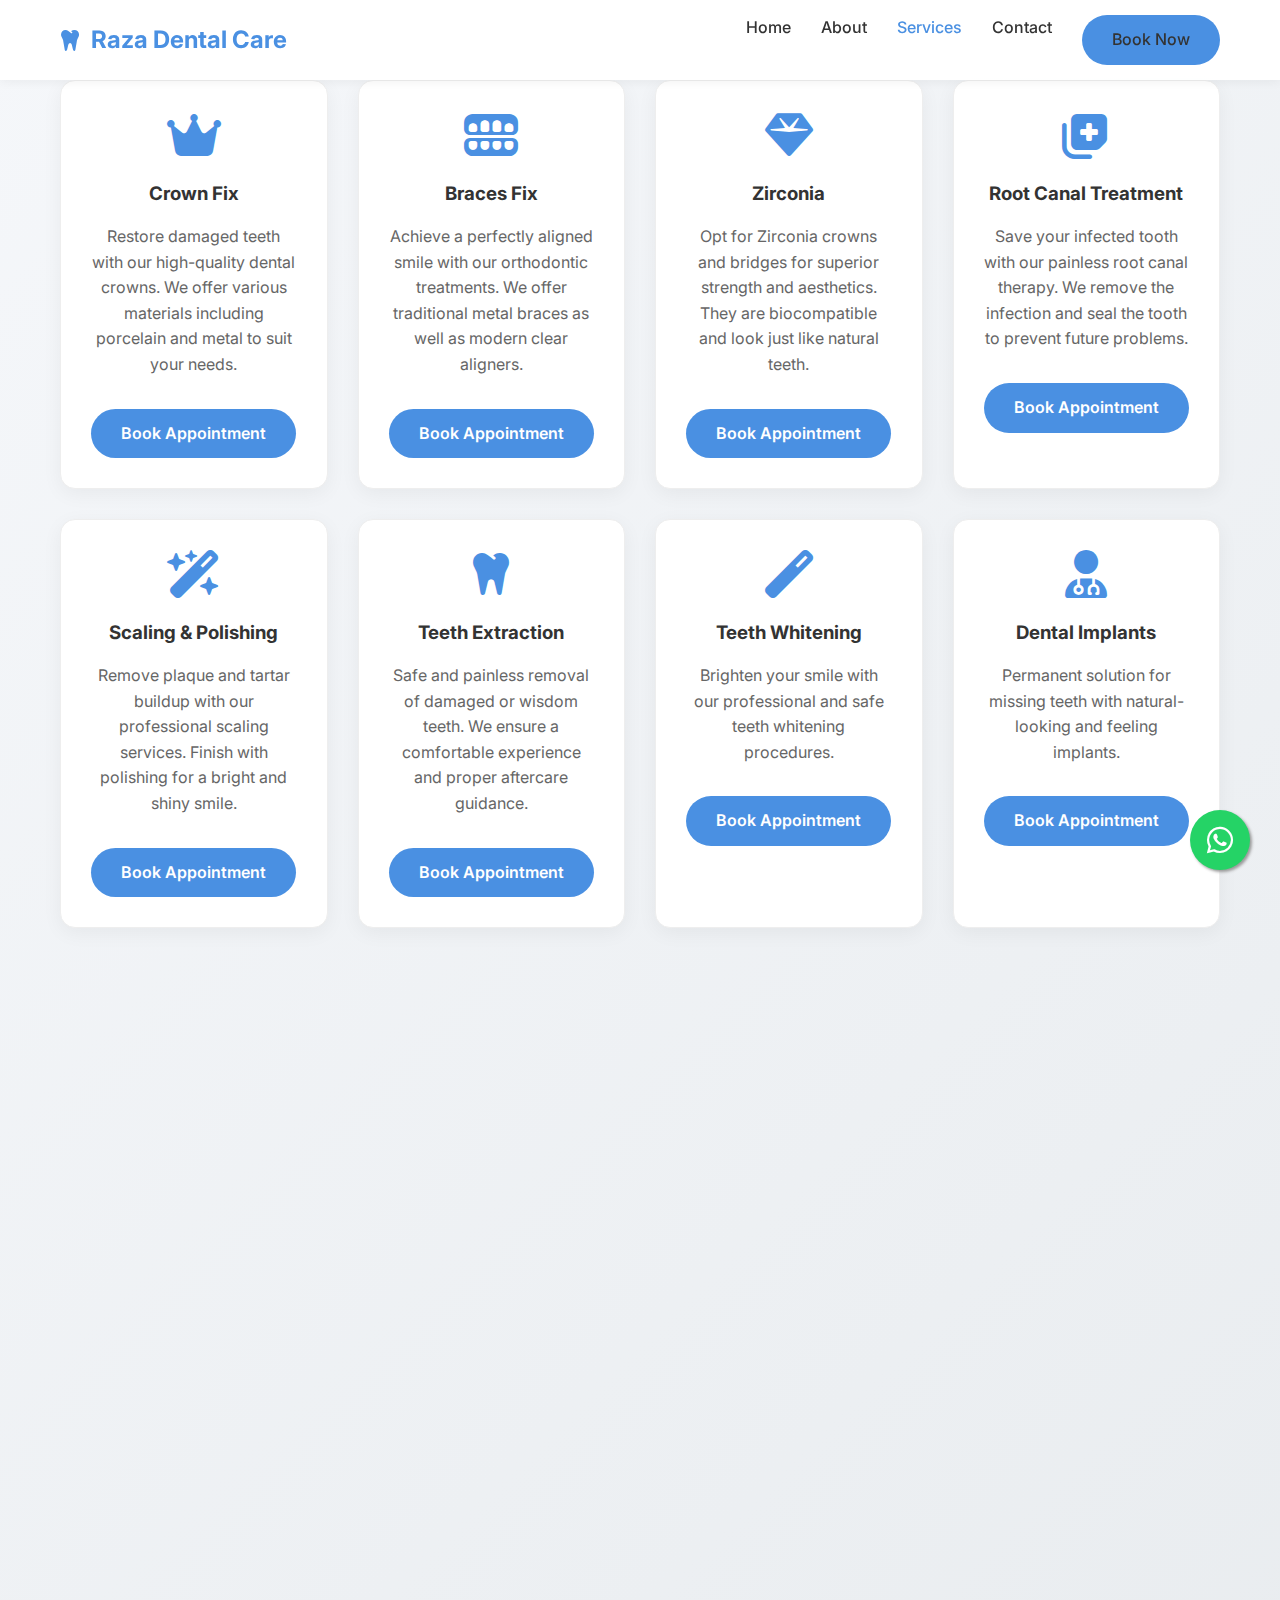
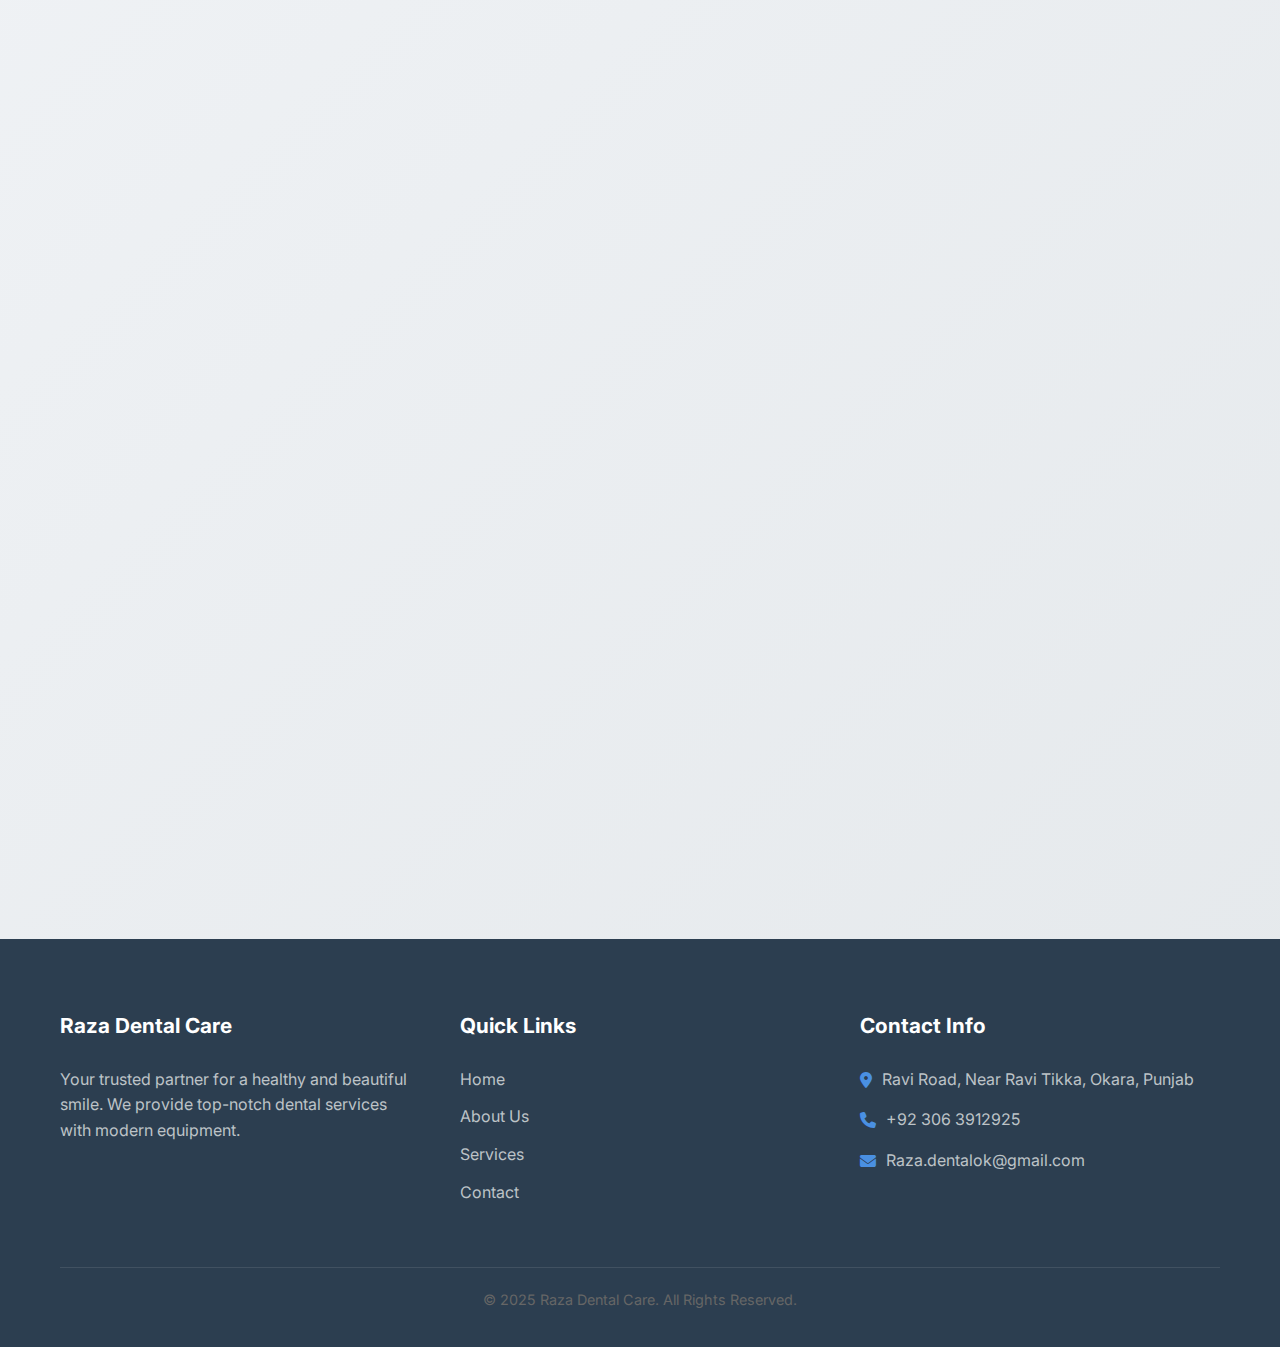
<file: services.html>
<!DOCTYPE html>
<html lang="en">

<head>
    <meta charset="UTF-8">
    <meta name="viewport" content="width=device-width, initial-scale=1.0">
    <title>Dental Services in Okara - Raza Dental Care</title>
    <meta name="description"
        content="Comprehensive dental services in Okara: Teeth Whitening, Implants, Braces, Root Canal, Veneers, and more at Raza Dental Care. Affordable and painless.">
    <meta name="keywords"
        content="Dental Services Okara, Teeth Whitening Okara, Dental Implants Okara, Braces Cost Okara, Root Canal Treatment Okara, Veneers Okara">
    <script type="application/ld+json">
    {
      "@context": "https://schema.org",
      "@type": "Dentist",
      "name": "Raza Dental Care",
      "image": "https://razadental.com/images/logo.png",
      "@id": "https://razadental.com",
      "url": "https://razadental.com/services.html",
      "telephone": "+923063912925",
      "address": {
        "@type": "PostalAddress",
        "streetAddress": "Ravi Road, Near Ravi Tikka",
        "addressLocality": "Okara",
        "addressRegion": "Punjab",
        "postalCode": "56300",
        "addressCountry": "PK"
      },
      "priceRange": "$$"
    }
    </script>
    <link rel="stylesheet" href="css/style.css">
    <link rel="stylesheet" href="https://cdnjs.cloudflare.com/ajax/libs/font-awesome/6.4.0/css/all.min.css">
    <link href="https://fonts.googleapis.com/css2?family=Inter:wght@300;400;500;600;700&display=swap" rel="stylesheet">
    <link rel="icon" type="image/x-icon" href="images/favicon1.ico">
</head>

<body class="page-background">
    <nav class="navbar">
        <div class="container">
            <a href="index.html" class="logo">
                <i class="fa-solid fa-tooth"></i> Raza Dental Care
            </a>
            <div class="mobile-menu-btn">
                <i class="fa-solid fa-bars"></i>
            </div>
            <ul class="nav-links">
                <li><a href="index.html">Home</a></li>
                <li><a href="about.html">About</a></li>
                <li><a href="services.html" class="active">Services</a></li>
                <li><a href="contact.html">Contact</a></li>
                <li><a href="https://wa.me/923063912925" class="btn btn-primary" target="_blank">Book Now</a></li>
            </ul>
        </div>
    </nav>

    <!-- Page Header -->


    <!-- Services List -->
    <section class="section-padding">
        <div class="container">
            <div class="services-grid">
                <!-- Service 1 -->
                <div class="service-card fade-in">
                    <i class="fa-solid fa-crown service-icon"></i>
                    <h3>Crown Fix</h3>
                    <p>Restore damaged teeth with our high-quality dental crowns. We offer various materials including
                        porcelain and metal to suit your needs.</p>
                    <a href="https://wa.me/923063912925?text=I%20want%20to%20book%20an%20appointment%20for%20Crown%20Fix"
                        class="btn btn-primary" style="margin-top: 15px;">Book Appointment</a>
                </div>

                <!-- Service 2 -->
                <div class="service-card fade-in">
                    <i class="fa-solid fa-teeth-open service-icon"></i>
                    <h3>Braces Fix</h3>
                    <p>Achieve a perfectly aligned smile with our orthodontic treatments. We offer traditional metal
                        braces as well as modern clear aligners.</p>
                    <a href="https://wa.me/923063912925?text=I%20want%20to%20book%20an%20appointment%20for%20Braces"
                        class="btn btn-primary" style="margin-top: 15px;">Book Appointment</a>
                </div>

                <!-- Service 3 -->
                <div class="service-card fade-in">
                    <i class="fa-solid fa-gem service-icon"></i>
                    <h3>Zirconia</h3>
                    <p>Opt for Zirconia crowns and bridges for superior strength and aesthetics. They are biocompatible
                        and look just like natural teeth.</p>
                    <a href="https://wa.me/923063912925?text=I%20want%20to%20book%20an%20appointment%20for%20Zirconia"
                        class="btn btn-primary" style="margin-top: 15px;">Book Appointment</a>
                </div>

                <!-- Service 4 -->
                <div class="service-card fade-in">
                    <i class="fa-solid fa-notes-medical service-icon"></i>
                    <h3>Root Canal Treatment</h3>
                    <p>Save your infected tooth with our painless root canal therapy. We remove the infection and seal
                        the tooth to prevent future problems.</p>
                    <a href="https://wa.me/923063912925?text=I%20want%20to%20book%20an%20appointment%20for%20Root%20Canal"
                        class="btn btn-primary" style="margin-top: 15px;">Book Appointment</a>
                </div>

                <!-- Service 5 -->
                <div class="service-card fade-in">
                    <i class="fa-solid fa-wand-magic-sparkles service-icon"></i>
                    <h3>Scaling & Polishing</h3>
                    <p>Remove plaque and tartar buildup with our professional scaling services. Finish with polishing
                        for a bright and shiny smile.</p>
                    <a href="https://wa.me/923063912925?text=I%20want%20to%20book%20an%20appointment%20for%20Scaling"
                        class="btn btn-primary" style="margin-top: 15px;">Book Appointment</a>
                </div>

                <!-- Service 6 -->
                <div class="service-card fade-in">
                    <i class="fa-solid fa-tooth service-icon"></i>
                    <h3>Teeth Extraction</h3>
                    <p>Safe and painless removal of damaged or wisdom teeth. We ensure a comfortable experience and
                        proper aftercare guidance.</p>
                    <a href="https://wa.me/923063912925?text=I%20want%20to%20book%20an%20appointment%20for%20Extraction"
                        class="btn btn-primary" style="margin-top: 15px;">Book Appointment</a>
                </div>

                <!-- Service 7 -->
                <div class="service-card fade-in">
                    <i class="fa-solid fa-wand-magic service-icon"></i>
                    <h3>Teeth Whitening</h3>
                    <p>Brighten your smile with our professional and safe teeth whitening procedures.</p>
                    <a href="https://wa.me/923063912925?text=I%20want%20to%20book%20an%20appointment%20for%20Whitening"
                        class="btn btn-primary" style="margin-top: 15px;">Book Appointment</a>
                </div>

                <!-- Service 8 -->
                <div class="service-card fade-in">
                    <i class="fa-solid fa-user-doctor service-icon"></i>
                    <h3>Dental Implants</h3>
                    <p>Permanent solution for missing teeth with natural-looking and feeling implants.</p>
                    <a href="https://wa.me/923063912925?text=I%20want%20to%20book%20an%20appointment%20for%20Implants"
                        class="btn btn-primary" style="margin-top: 15px;">Book Appointment</a>
                </div>

                <!-- Service 9 -->
                <div class="service-card fade-in">
                    <i class="fa-solid fa-child service-icon"></i>
                    <h3>Pediatric Dentistry</h3>
                    <p>Specialized and gentle dental care for children to ensure healthy smiles.</p>
                    <a href="https://wa.me/923063912925?text=I%20want%20to%20book%20an%20appointment%20for%20Kids"
                        class="btn btn-primary" style="margin-top: 15px;">Book Appointment</a>
                </div>

                <!-- Service 10 -->
                <div class="service-card fade-in">
                    <i class="fa-solid fa-heart-pulse service-icon"></i>
                    <h3>Gum Treatment</h3>
                    <p>Comprehensive care for gum diseases to maintain strong and healthy gums.</p>
                    <a href="https://wa.me/923063912925?text=I%20want%20to%20book%20an%20appointment%20for%20Gum%20Treatment"
                        class="btn btn-primary" style="margin-top: 15px;">Book Appointment</a>
                </div>

                <!-- Service 11 -->
                <div class="service-card fade-in">
                    <i class="fa-solid fa-smile service-icon"></i>
                    <h3>Veneers</h3>
                    <p>Transform your smile with custom-made veneers for a perfect Hollywood smile.</p>
                    <a href="https://wa.me/923063912925?text=I%20want%20to%20book%20an%20appointment%20for%20Veneers"
                        class="btn btn-primary" style="margin-top: 15px;">Book Appointment</a>
                </div>

                <!-- Service 12 -->
                <div class="service-card fade-in">
                    <i class="fa-solid fa-clipboard-user service-icon"></i>
                    <h3>Dentures</h3>
                    <p>Comfortable and natural-looking dentures to restore your smile and function.</p>
                    <a href="https://wa.me/923063912925?text=I%20want%20to%20book%20an%20appointment%20for%20Dentures"
                        class="btn btn-primary" style="margin-top: 15px;">Book Appointment</a>
                </div>

                <!-- Service 13 -->
                <div class="service-card fade-in">
                    <i class="fa-solid fa-x-ray service-icon"></i>
                    <h3>Wisdom Tooth Removal</h3>
                    <p>Expert removal of impacted wisdom teeth to relieve pain and prevent crowding.</p>
                    <a href="https://wa.me/923063912925?text=I%20want%20to%20book%20an%20appointment%20for%20Wisdom%20Tooth"
                        class="btn btn-primary" style="margin-top: 15px;">Book Appointment</a>
                </div>

                <!-- Service 14 -->
                <div class="service-card fade-in">
                    <i class="fa-solid fa-gem service-icon"></i>
                    <h3>Dental Jewelry</h3>
                    <p>Add a sparkle to your smile with safe and stylish dental jewelry options.</p>
                    <a href="https://wa.me/923063912925?text=I%20want%20to%20book%20an%20appointment%20for%20Jewelry"
                        class="btn btn-primary" style="margin-top: 15px;">Book Appointment</a>
                </div>

                <!-- Service 15 -->
                <div class="service-card fade-in">
                    <i class="fa-solid fa-shield-halved service-icon"></i>
                    <h3>Night Guards</h3>
                    <p>Custom-fitted guards to protect your teeth from grinding (bruxism) during sleep.</p>
                    <a href="https://wa.me/923063912925?text=I%20want%20to%20book%20an%20appointment%20for%20Night%20Guard"
                        class="btn btn-primary" style="margin-top: 15px;">Book Appointment</a>
                </div>

                <!-- Service 16 -->
                <div class="service-card fade-in">
                    <i class="fa-solid fa-baseball-bat-ball service-icon"></i>
                    <h3>Sports Mouthguards</h3>
                    <p>Protect your teeth during sports activities with our custom mouthguards.</p>
                    <a href="https://wa.me/923063912925?text=I%20want%20to%20book%20an%20appointment%20for%20Mouthguard"
                        class="btn btn-primary" style="margin-top: 15px;">Book Appointment</a>
                </div>

                <!-- Service 17 -->
                <div class="service-card fade-in">
                    <i class="fa-solid fa-fill-drip service-icon"></i>
                    <h3>Dental Sealants</h3>
                    <p>Prevent cavities in molars with our protective dental sealant application.</p>
                    <a href="https://wa.me/923063912925?text=I%20want%20to%20book%20an%20appointment%20for%20Sealants"
                        class="btn btn-primary" style="margin-top: 15px;">Book Appointment</a>
                </div>

                <!-- Service 18 -->
                <div class="service-card fade-in">
                    <i class="fa-solid fa-flask service-icon"></i>
                    <h3>Fluoride Treatment</h3>
                    <p>Strengthen your tooth enamel and fight decay with professional fluoride application.</p>
                    <a href="https://wa.me/923063912925?text=I%20want%20to%20book%20an%20appointment%20for%20Fluoride"
                        class="btn btn-primary" style="margin-top: 15px;">Book Appointment</a>
                </div>

                <!-- Service 19 -->
                <div class="service-card fade-in">
                    <i class="fa-solid fa-puzzle-piece service-icon"></i>
                    <h3>Composite Bonding</h3>
                    <p>Repair chipped or cracked teeth with tooth-colored composite resin.</p>
                    <a href="https://wa.me/923063912925?text=I%20want%20to%20book%20an%20appointment%20for%20Bonding"
                        class="btn btn-primary" style="margin-top: 15px;">Book Appointment</a>
                </div>

                <!-- Service 20 -->
                <div class="service-card fade-in">
                    <i class="fa-solid fa-shapes service-icon"></i>
                    <h3>Inlays & Onlays</h3>
                    <p>Restorative solution for teeth that are too damaged for a filling but don't need a crown.</p>
                    <a href="https://wa.me/923063912925?text=I%20want%20to%20book%20an%20appointment%20for%20Inlays"
                        class="btn btn-primary" style="margin-top: 15px;">Book Appointment</a>
                </div>

                <!-- Service 21 -->
                <div class="service-card fade-in">
                    <i class="fa-solid fa-rotate service-icon"></i>
                    <h3>Full Mouth Rehab</h3>
                    <p>Comprehensive restoration of all teeth in both the upper and lower jaws.</p>
                    <a href="https://wa.me/923063912925?text=I%20want%20to%20book%20an%20appointment%20for%20Rehab"
                        class="btn btn-primary" style="margin-top: 15px;">Book Appointment</a>
                </div>
            </div>
        </div>
    </section>

    <!-- Footer -->
    <footer>
        <div class="container">
            <div class="footer-grid">
                <div class="footer-col">
                    <h3>Raza Dental Care</h3>
                    <p>Your trusted partner for a healthy and beautiful smile. We provide top-notch dental services with
                        modern equipment.</p>
                </div>
                <div class="footer-col">
                    <h3>Quick Links</h3>
                    <ul class="footer-links">
                        <li><a href="index.html">Home</a></li>
                        <li><a href="about.html">About Us</a></li>
                        <li><a href="services.html">Services</a></li>
                        <li><a href="contact.html">Contact</a></li>
                    </ul>
                </div>
                <div class="footer-col">
                    <h3>Contact Info</h3>
                    <ul class="footer-contact">
                        <li><i class="fa-solid fa-location-dot"></i> Ravi Road, Near Ravi Tikka, Okara, Punjab</li>
                        <li><i class="fa-solid fa-phone"></i> +92 306 3912925</li>
                        <li><i class="fa-solid fa-envelope"></i> Raza.dentalok@gmail.com</li>
                    </ul>
                </div>
            </div>
            <div class="copyright">
                <p>&copy; 2025 Raza Dental Care. All Rights Reserved.</p>
            </div>
        </div>
    </footer>

    <!-- WhatsApp Float -->
    <a href="https://wa.me/923063912925" class="whatsapp-float" target="_blank">
        <i class="fa-brands fa-whatsapp"></i>
    </a>

    <script src="js/main.js"></script>
</body>

</html>
</file>
<file: css/style.css>
/* Global Styles */
:root {
    --primary-color: #4A90E2;
    --secondary-color: #f8f9fa;
    --text-color: #333;
    --light-text: #666;
    --white: #ffffff;
    --accent-color: #00bcd4;
    --font-main: 'Inter', sans-serif;
}

* {
    margin: 0;
    padding: 0;
    box-sizing: border-box;
}

body {
    font-family: var(--font-main);
    line-height: 1.6;
    color: var(--text-color);
    background-color: var(--white);
    overflow-x: hidden;
}

a {
    text-decoration: none;
    color: inherit;
}

ul {
    list-style: none;
}

img {
    max-width: 100%;
    display: block;
}

/* Typography */
h1,
h2,
h3,
h4,
h5,
h6 {
    font-weight: 700;
    margin-bottom: 1rem;
    color: var(--text-color);
}

p {
    margin-bottom: 1rem;
    color: var(--light-text);
}

.container {
    max-width: 1200px;
    margin: 0 auto;
    padding: 0 20px;
}

.section-padding {
    padding: 80px 0;
}

.text-center {
    text-align: center;
}

.section-title {
    font-size: 2.5rem;
    margin-bottom: 1rem;
    color: var(--primary-color);
}

.section-subtitle {
    font-size: 1.1rem;
    color: var(--light-text);
    margin-bottom: 3rem;
}

/* Buttons */
.btn {
    display: inline-block;
    padding: 12px 30px;
    border-radius: 50px;
    font-weight: 600;
    transition: all 0.3s ease;
    cursor: pointer;
    border: none;
}

.btn-primary {
    background-color: var(--primary-color);
    color: var(--white);
}

.btn-primary:hover {
    background-color: #357abd;
    transform: translateY(-2px);
    box-shadow: 0 5px 15px rgba(74, 144, 226, 0.3);
}

.btn-outline {
    border: 2px solid var(--primary-color);
    color: var(--primary-color);
    background: transparent;
}

.btn-outline:hover {
    background-color: var(--primary-color);
    color: var(--white);
}

/* Navbar */
.navbar {
    position: fixed;
    top: 0;
    left: 0;
    width: 100%;
    background-color: rgba(255, 255, 255, 0.95);
    padding: 15px 0;
    z-index: 1000;
    box-shadow: 0 2px 10px rgba(0, 0, 0, 0.05);
    transition: all 0.3s ease;
}

.navbar .container {
    display: flex;
    justify-content: space-between;
    align-items: center;
}

.logo {
    font-size: 1.5rem;
    font-weight: 700;
    color: var(--primary-color);
    display: flex;
    align-items: center;
    gap: 10px;
}

.nav-links {
    display: flex;
    gap: 30px;
}

.nav-links a {
    font-weight: 500;
    color: var(--text-color);
    transition: color 0.3s;
}

.nav-links a:hover,
.nav-links a.active {
    color: var(--primary-color);
}

.mobile-menu-btn {
    display: none;
    font-size: 1.5rem;
    cursor: pointer;
}

/* Hero Section */
.hero {
    padding: 160px 0 100px;
    background: linear-gradient(135deg, #f5f7fa 0%, #c3cfe2 100%);
    position: relative;
    overflow: hidden;
}

.hero .container {
    display: grid;
    grid-template-columns: 1fr 1fr;
    gap: 50px;
    align-items: center;
}

.hero-content h1 {
    font-size: 3.5rem;
    line-height: 1.2;
    margin-bottom: 1.5rem;
}

.hero-content p {
    font-size: 1.2rem;
    margin-bottom: 2rem;
}

.hero-image img {
    border-radius: 20px;
    box-shadow: 0 20px 40px rgba(0, 0, 0, 0.1);
    animation: float 6s ease-in-out infinite;
}

@keyframes float {
    0% {
        transform: translateY(0px);
    }

    50% {
        transform: translateY(-20px);
    }

    100% {
        transform: translateY(0px);
    }
}

/* Services Preview */
.services-preview {
    background-color: var(--white);
}

.services-grid {
    display: grid;
    grid-template-columns: repeat(auto-fit, minmax(250px, 1fr));
    gap: 30px;
}

.service-card {
    background: var(--white);
    padding: 30px;
    border-radius: 15px;
    box-shadow: 0 5px 20px rgba(0, 0, 0, 0.05);
    text-align: center;
    transition: transform 0.3s ease;
    border: 1px solid #eee;
}

.service-card:hover {
    transform: translateY(-10px);
}

.service-icon {
    font-size: 3rem;
    color: var(--primary-color);
    margin-bottom: 20px;
}

.service-card h3 {
    margin-bottom: 15px;
}

/* About Preview */
.about-preview {
    background-color: var(--secondary-color);
}

.about-grid {
    display: grid;
    grid-template-columns: 1fr 1fr;
    gap: 50px;
    align-items: center;
}

.about-image img {
    border-radius: 15px;
    box-shadow: 0 10px 30px rgba(0, 0, 0, 0.1);
}

/* Testimonials */
.testimonials {
    background-color: var(--white);
}

.testimonial-grid {
    display: grid;
    grid-template-columns: repeat(auto-fit, minmax(300px, 1fr));
    gap: 30px;
}

.testimonial-card {
    background: var(--secondary-color);
    padding: 30px;
    border-radius: 15px;
    position: relative;
}

.testimonial-text {
    font-style: italic;
    margin-bottom: 20px;
}

.client-info h4 {
    margin-bottom: 5px;
    font-size: 1.1rem;
}

.client-info span {
    font-size: 0.9rem;
    color: var(--light-text);
}

.star-rating {
    color: #ffc107;
    margin-bottom: 10px;
    font-size: 0.9rem;
}

.testimonial-image {
    width: 60px;
    height: 60px;
    border-radius: 50%;
    object-fit: cover;
    margin-bottom: 15px;
    border: 2px solid var(--primary-color);
}

.testimonial-header {
    display: flex;
    align-items: center;
    gap: 15px;
    margin-bottom: 15px;
}

.testimonial-header .client-info {
    text-align: left;
}

.testimonial-header .client-info h4 {
    margin-bottom: 2px;
}

/* Footer */
footer {
    background-color: #2c3e50;
    color: var(--white);
    padding: 70px 0 20px;
}

.footer-grid {
    display: grid;
    grid-template-columns: repeat(auto-fit, minmax(200px, 1fr));
    gap: 40px;
    margin-bottom: 50px;
}

.footer-col h3 {
    color: var(--white);
    margin-bottom: 25px;
    font-size: 1.3rem;
}

.footer-col p {
    color: #bdc3c7;
}

.footer-links li {
    margin-bottom: 12px;
}

.footer-links a {
    color: #bdc3c7;
    transition: color 0.3s;
}

.footer-links a:hover {
    color: var(--primary-color);
    padding-left: 5px;
}

.footer-contact li {
    display: flex;
    align-items: flex-start;
    gap: 10px;
    margin-bottom: 15px;
    color: #bdc3c7;
}

.footer-contact i {
    color: var(--primary-color);
    margin-top: 5px;
}

.copyright {
    text-align: center;
    padding-top: 20px;
    border-top: 1px solid rgba(255, 255, 255, 0.1);
    color: #bdc3c7;
    font-size: 0.9rem;
}

/* Floating WhatsApp */
.whatsapp-float {
    position: fixed;
    bottom: 30px;
    right: 30px;
    background-color: #25d366;
    color: white;
    width: 60px;
    height: 60px;
    border-radius: 50%;
    text-align: center;
    font-size: 30px;
    box-shadow: 2px 2px 3px #999;
    z-index: 1000;
    display: flex;
    align-items: center;
    justify-content: center;
    transition: all 0.3s ease;
}

.whatsapp-float:hover {
    transform: scale(1.1);
    background-color: #20ba5a;
}

/* Responsive */
@media (max-width: 768px) {

    .hero .container {
        grid-template-columns: 1fr;
        text-align: center;
    }

    .about-grid {
        grid-template-columns: 1fr;
        gap: 30px;
    }

    .map-responsive {
        margin-top: 30px;
    }

    .hero-content h1 {
        font-size: 2.5rem;
    }

    .nav-links {
        position: absolute;
        top: 70px;
        left: 0;
        width: 100%;
        background: var(--white);
        flex-direction: column;
        padding: 20px;
        box-shadow: 0 10px 20px rgba(0, 0, 0, 0.1);
        gap: 15px;
        transform: translateY(-150%);
        transition: transform 0.3s ease;
    }

    .nav-links.active {
        transform: translateY(0);
    }

    .mobile-menu-btn {
        display: block;
    }

    .section-title {
        font-size: 2rem;
    }
}

/* Animations */
.fade-in {
    opacity: 0;
    transform: translateY(20px);
    transition: opacity 0.6s ease-out, transform 0.6s ease-out;
}

.fade-in.visible {
    opacity: 1;
    transform: translateY(0);
}

/* Page Background */
.page-background {
    background: linear-gradient(135deg, #f5f7fa 0%, #e4e8eb 100%);
}

/* Image Animation */
@keyframes float-image {
    0% {
        transform: translateY(0);
    }

    50% {
        transform: translateY(-15px);
    }

    100% {
        transform: translateY(0);
    }
}

.animate-float img {
    animation: float-image 4s ease-in-out infinite;
}
</file>
